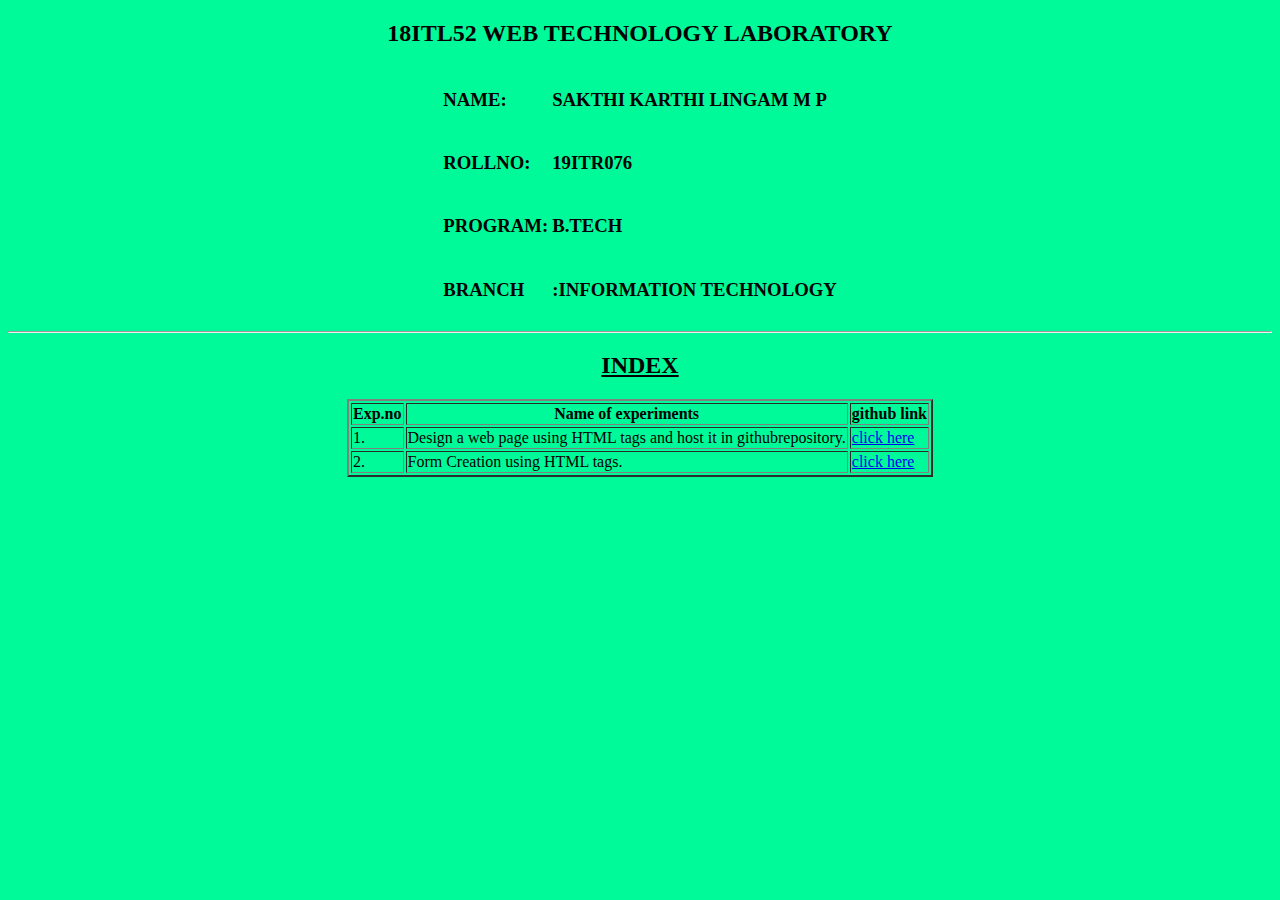
<file: INDEX.html>
<!DOCTYPE html>
<html>


<body style=background-color:MediumSpringGreen >
    
   
    <h2 style="text-align: center;" > 18ITL52 WEB TECHNOLOGY LABORATORY</h2>
<table align="center">
<tr>
   <td><h3>NAME:</h3></td><td><h3> SAKTHI KARTHI LINGAM M P</h3></td>
</tr>
<tr>
   <td><h3>ROLLNO:</h3></td><td><h3>19ITR076</h3></td>
</tr>
<tr>
   <td><h3>PROGRAM:</h3></td><td><h3>B.TECH</h3></td>
</tr>
<tr>
   <td><h3>BRANCH</h3></td><td><h3>:INFORMATION TECHNOLOGY</h3></td>
</tr>
</table>
   <hr>
  
   <u><h2 style="text-align: center;">INDEX</h2></u>
   
   
    <table border="2" align="center">
        <tr>
            <th> Exp.no</th>
            <th> Name  of experiments</th>
            <th> github link</th>

        </tr>
        <tr>
            <td>1.</td>
            <td> Design a web page using HTML tags and host it in githubrepository.</td>
            <td> <a href="https://sakthi-kl.github.io/WEB-TECHNOLOGY/EXP-1.htm"target="blank"> click here </a></td>
        </tr>
       <tr>
	       <td>2.</td>
	       <td> Form Creation using HTML tags.</td>
            <td> <a href="https://sakthi-kl.github.io/WEB-TECHNOLOGY/EXP2_FORM_CREATION.html"target="blank"> click here </a></td>
        </tr>
    </table>
</body>
</html>
</file>
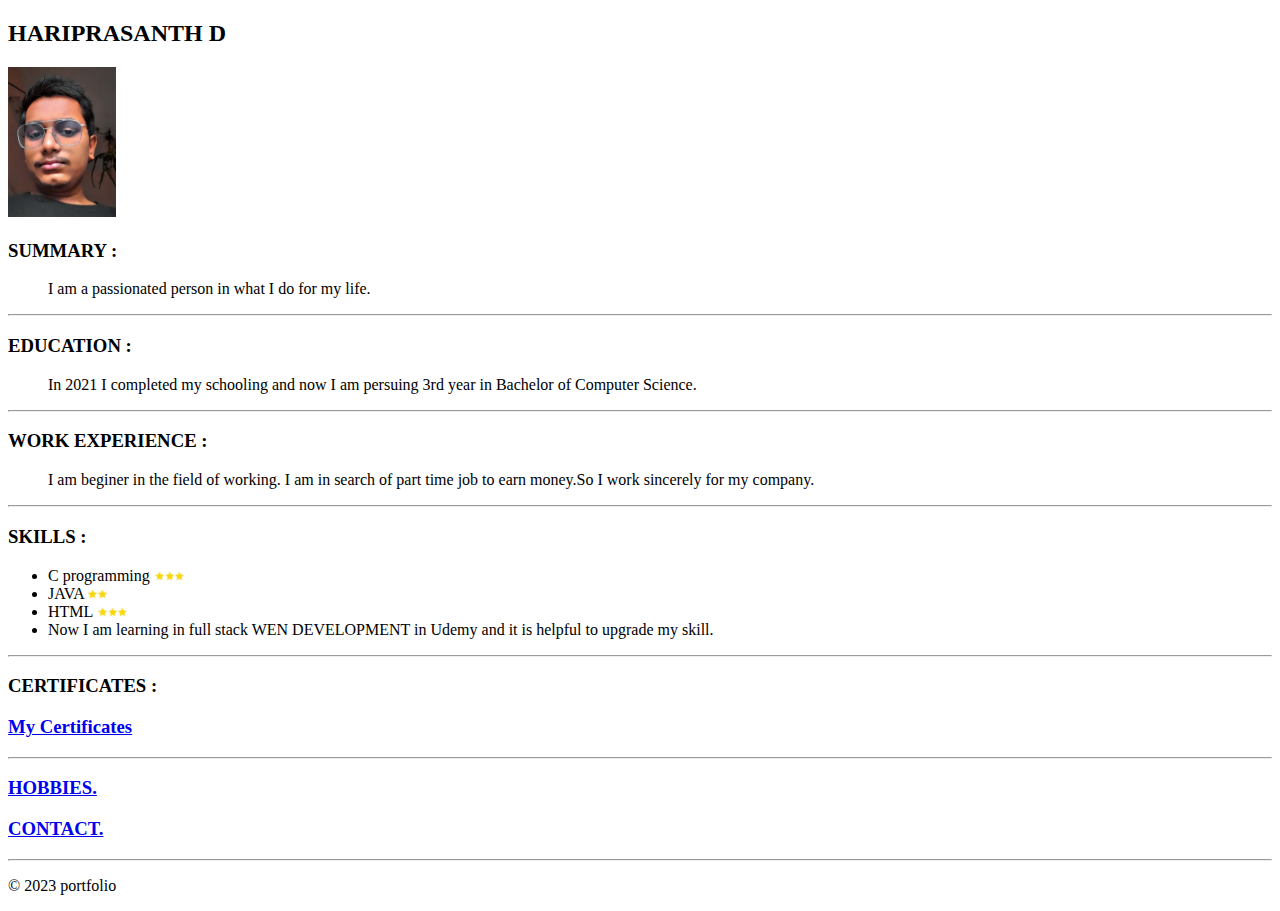
<file: index.html>
<!DOCTYPE html>
<html>
    <head>
        <title>My Resume</title>
    </head>
    <body>
        <h2>HARIPRASANTH D</h2>
        <img src="./image/Snapchat-1910464928 (2).jpg" height="150" length="150"/>
        <h3>SUMMARY :</h3>
        <ul>I am a passionated person in what I do for my life.</ul>
        <hr>
        <h3>EDUCATION :</h3>
        <ol>In 2021 I completed my schooling and now I am persuing 3rd year in Bachelor of Computer Science.</ol>
        <hr>
        <h3>WORK EXPERIENCE :</h3>
        <OL>I am beginer in the field of working. I am in search of part time job to earn money.So I work sincerely for my company. </OL>
        <hr>
        <h3>SKILLS :</h3>
        <ul>
            <li>C programming <img src="./image/download (2).jpg" height="10" length="10"/></li>
            <li>JAVA <img src="./image/download (3).jpg"height="10" length="10"/></li>
            <li>HTML <img src="./image/download (2).jpg"height="10" length="10"/></li>
            <li>Now I am learning in full stack WEN DEVELOPMENT in Udemy and it is helpful to upgrade my skill.</li>
        </ul>
        <hr>
        <h3>CERTIFICATES :</h3>
        <a href="./certificates/certificate.html"><h3>My Certificates</h3></a>
        <hr>
       <h3> <a href="./personal/Screenshot (83).png">HOBBIES. </a> </h3>
       <h3><a href="./personal/Screenshot (84).png">CONTACT.</a></h3>
       <hr>
       <footer>
            <p>© 2023 portfolio<p>
       </footer>
    </body>
</html>
</file>
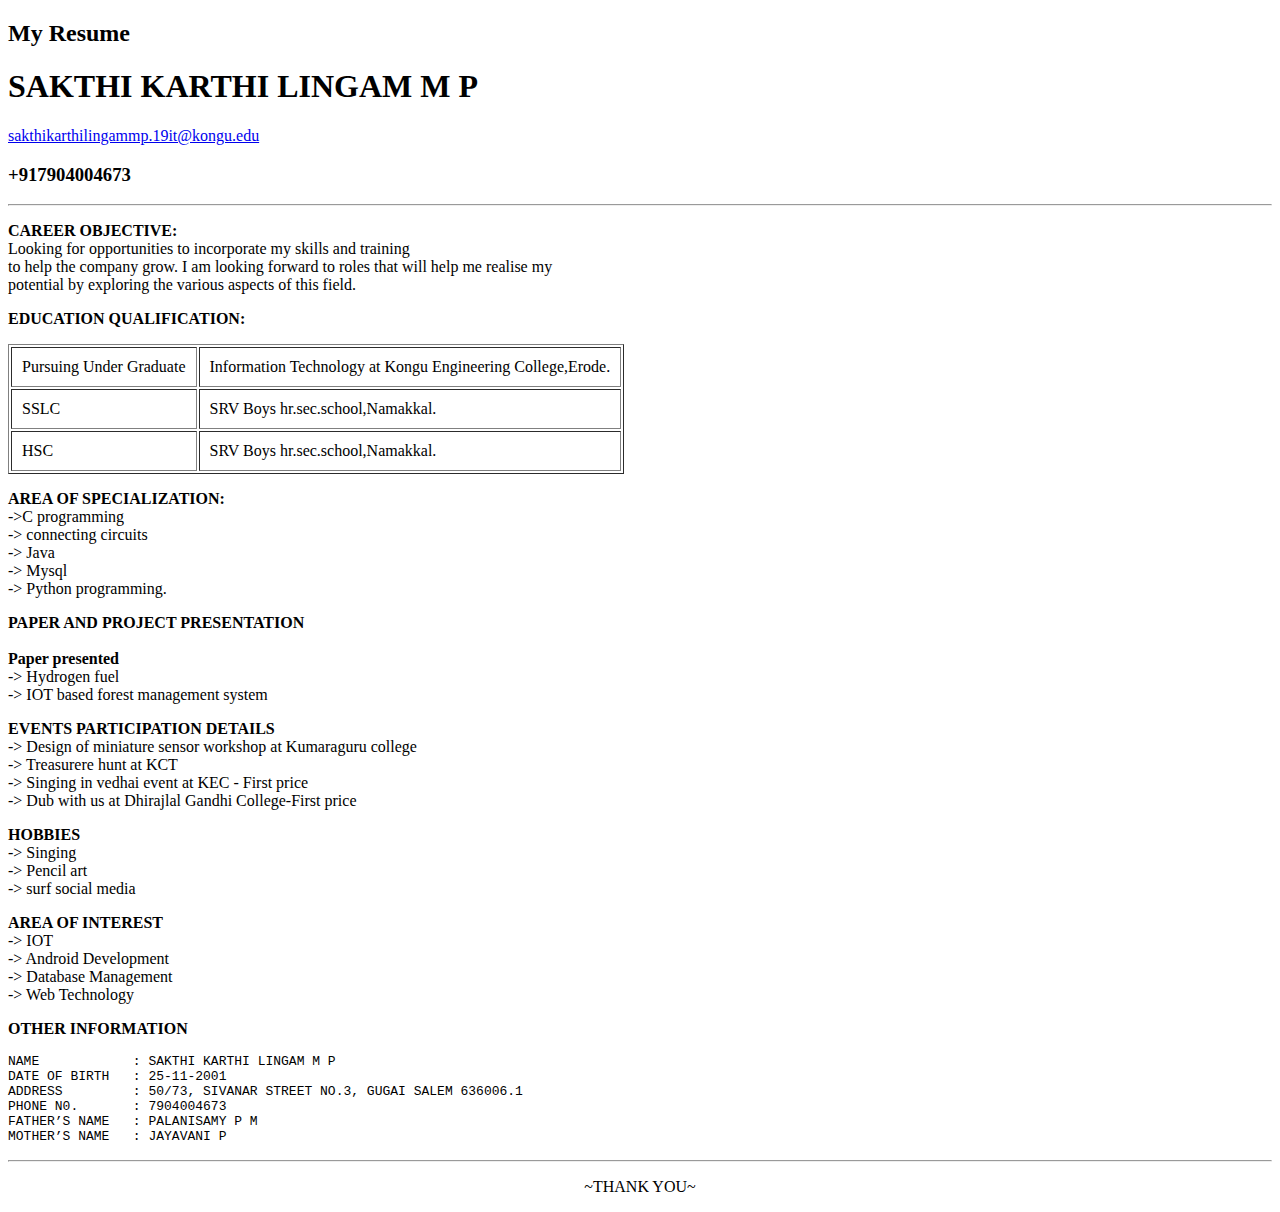
<file: EXP-1.htm>
<!DOCTYPE html>
<html>
<body>


<h2>My Resume </h2>

<h1> SAKTHI KARTHI LINGAM M P</h1>
<a href = "mailto:sakthikarthilingammp.19it@kongu.edu">sakthikarthilingammp.19it@kongu.edu </a>
<h3>+917904004673</h3>
<hr>

<p><b>CAREER OBJECTIVE:</b><br>Looking for opportunities to incorporate my skills and training </br>
to help the company grow. I am looking forward to roles that will help me realise my </br>
potential by exploring the various aspects of this field.</p>
<p><b>EDUCATION QUALIFICATION:</b></p>

<table border="1"cellpadding="10">
<tr>
<td>Pursuing Under Graduate</td>
<td>Information Technology at Kongu Engineering College,Erode.</td>
</tr>
<tr>
<td>SSLC</td>
<td>SRV Boys hr.sec.school,Namakkal.</td>
</tr>
<tr>
<td>HSC</td>
<td>SRV Boys hr.sec.school,Namakkal.</td>
</tr>
</table>
<p><b>AREA OF SPECIALIZATION:</b><br>->C programming </br>-> connecting circuits </br>-> Java</br>-> Mysql</br>-> Python programming.
</p>
<p><b>PAPER AND PROJECT PRESENTATION</b><br><br> <b>Paper presented</b>
<br>-> Hydrogen fuel<br>-> IOT based forest management system</p>
<p><b>EVENTS PARTICIPATION DETAILS</b><br>-> Design of miniature sensor workshop at Kumaraguru college<br>-> Treasurere hunt at KCT<br>-> Singing in vedhai event at KEC - First price<br>-> Dub with us at Dhirajlal Gandhi College-First price 
</p>
<p><b>HOBBIES</b><br>-> Singing</br>-> Pencil art</br>-> surf social media
</p>
<p><b>AREA OF INTEREST</b><br>-> IOT</br>-> Android Development</br>-> Database Management</br>-> Web Technology</p>
<p><b>OTHER INFORMATION</b><br>
<pre>
NAME		: SAKTHI KARTHI LINGAM M P 
DATE OF BIRTH	: 25-11-2001 
ADDRESS		: 50/73, SIVANAR STREET NO.3, GUGAI SALEM 636006.1
PHONE N0.	: 7904004673
FATHER’S NAME	: PALANISAMY P M 
MOTHER’S NAME 	: JAYAVANI P
</pre>
</p>
<hr>
<p style=text-align:center>~THANK YOU~</p> 
</body>
</html>
</file>
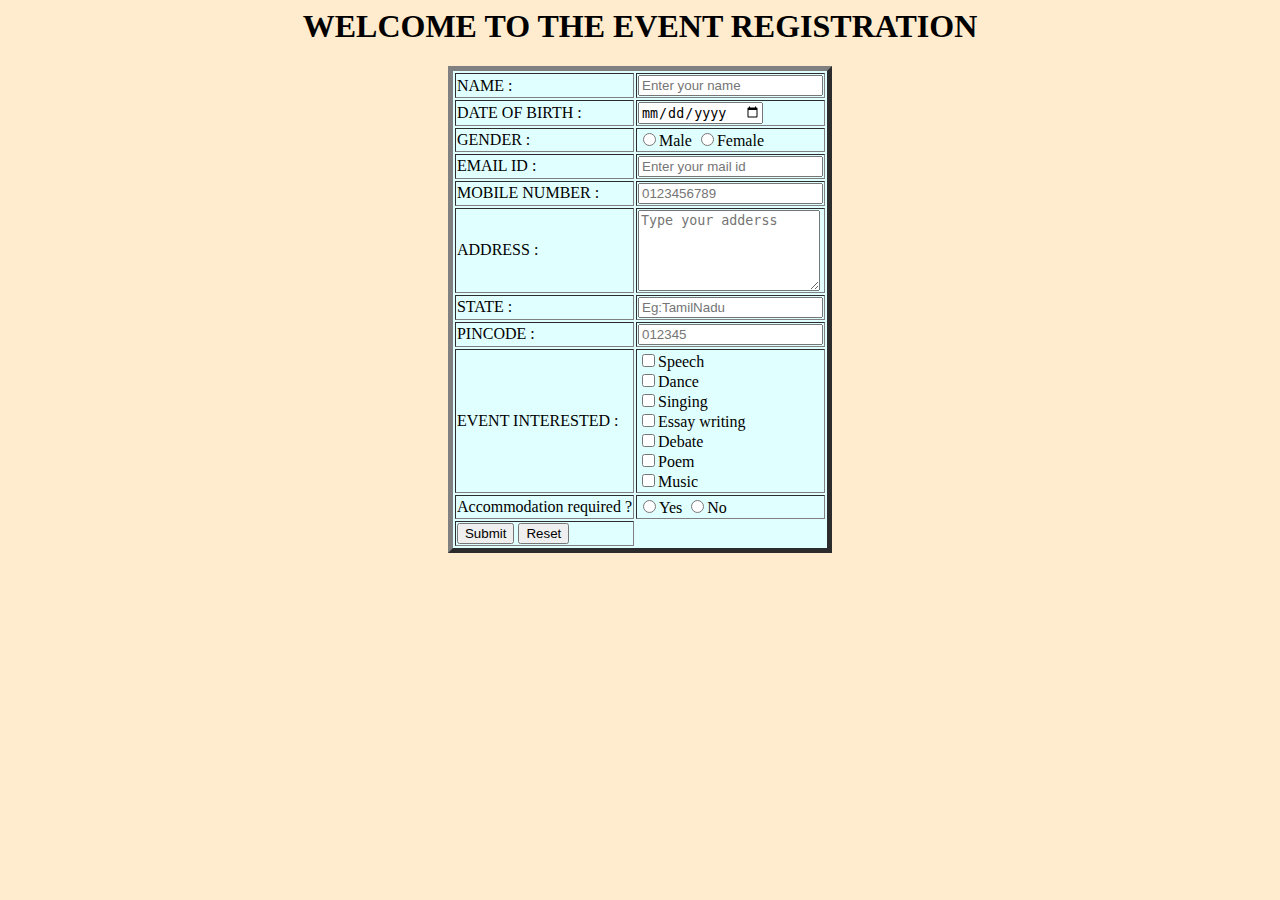
<file: EXP2_FORM_CREATION.html>
<html>
<head>
<title>Participant details</title>
</head>
<body style=background-color:BlanchedAlmond>
<h1 style=text-align:center>WELCOME TO THE EVENT REGISTRATION</h1>
<form>
<table border="5" style=background-color:LightCyan    align="center">
<tr>
<td> NAME : </td>
<td><input type="text" placeholder="Enter your name"  name="participants" pattern="[A-Za-z]{*}" required ></td>
</tr>
<tr>
<td> DATE OF BIRTH : </td>
<td><input type="date" placeholder="dd/mm/yyyy"required></td>
</tr>
<tr>
<td> GENDER :</td>
<td>
<input type="radio" name="gender">Male
<input type="radio" name="gender">Female
</tr>
<tr>
<td> EMAIL ID :</td>
<td><input type="email" placeholder="Enter your mail id"required></td>
</tr>
<tr>
<td> MOBILE NUMBER :</td>
<td><input type="text" placeholder="0123456789" pattern ="[0-9]{10}"required></td>
</tr>
<tr>
<td> ADDRESS :</td>
<td><textarea rows="5" col="15" placeholder="Type your adderss"required></textarea></td>
</tr>
<tr>
<td>STATE :</td>
<td><input type="text" placeholder="Eg:TamilNadu"required></td>
</tr>
<tr>
<td> PINCODE :</td>
<td> <input type="text" placeholder="012345" pattern ="[0-9]{6}"required></td>
</tr>
<tr>
<td>EVENT INTERESTED :</td>
<td>
<input type="checkbox" name="events">Speech<br>
<input type="checkbox" name="events">Dance<br>
<input type="checkbox" name="events">Singing<br>
<input type="checkbox" name="events">Essay writing<br>
<input type="checkbox" name="events">Debate<br>
<input type="checkbox" name="events">Poem<br>
<input type="checkbox" name="events">Music<br>
</td>
</tr>
<tr>
<td>Accommodation required ?</td>
<td>
<input type="radio" name="accommodation">Yes
<input type="radio" name="accommodation">No
</td>
</tr>
<tr>
<td>
<input type="submit" value="Submit">
<input type="reset" value="Reset">
</td>
</tr>
</table>
</form>
</body>
</html>
</file>
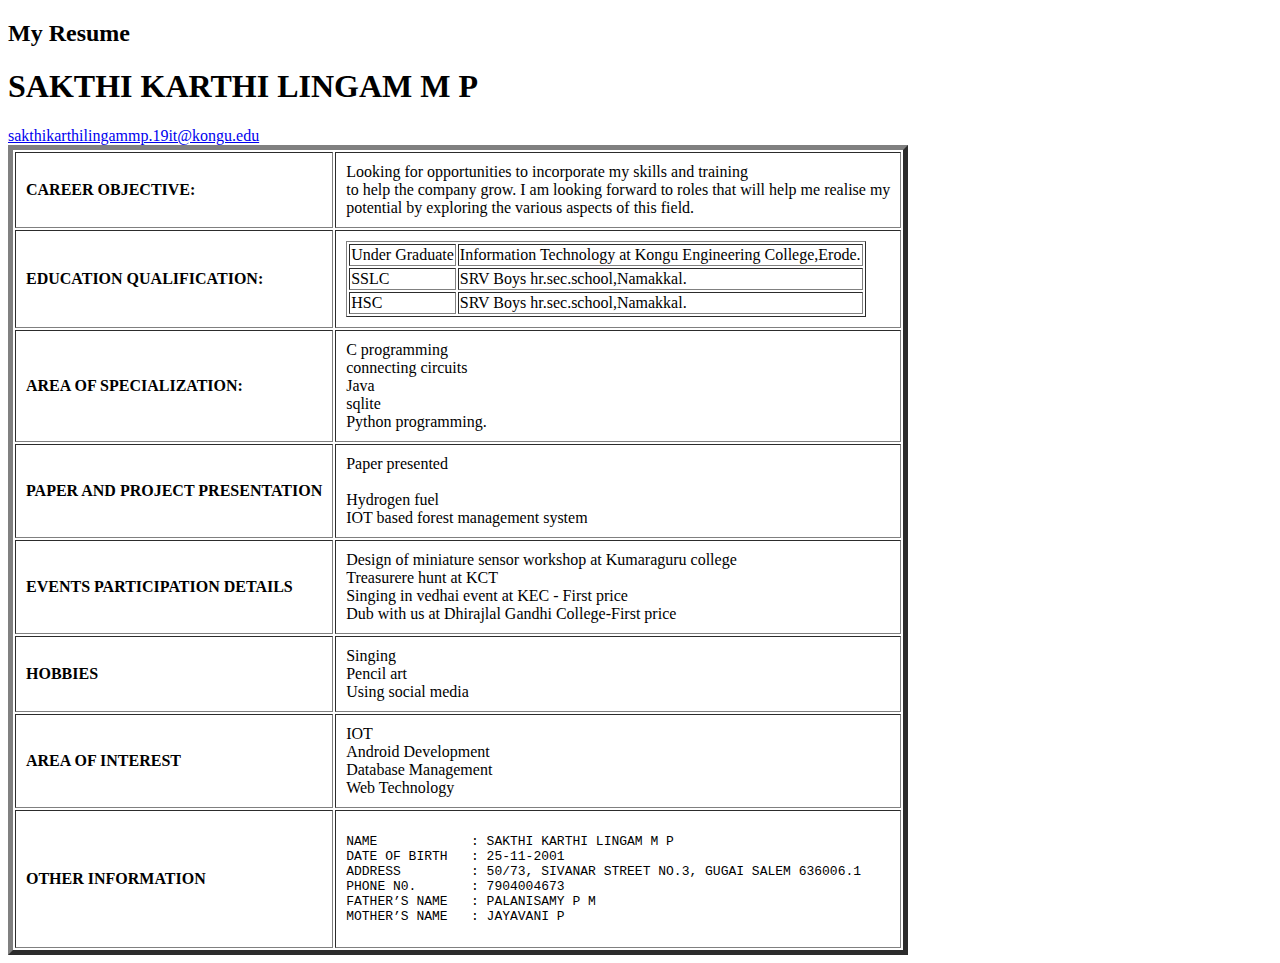
<file: EXPERIMENT 1.htm>
<!DOCTYPE html>
<html>
<body>


<h2>My Resume </h2>

<h1> SAKTHI KARTHI LINGAM M P</h1>
<a href = "mailto:sakthikarthilingammp.19it@kongu.edu">sakthikarthilingammp.19it@kongu.edu </a>
<table  border ="5" cellpadding="10">
<tr>
<td><b>CAREER OBJECTIVE:</b></td> <td>Looking for opportunities to incorporate my skills and training </br>
to help the company grow. I am looking forward to roles that will help me realise my </br>
potential by exploring the various aspects of this field.</td>
</tr>
<tr>
<td><b>EDUCATION QUALIFICATION:</b> </td>
<td>
<table border="1">
<tr>
<td>Under Graduate</td>
<td>Information Technology at Kongu Engineering College,Erode.</td>
</tr>
<tr>
<td>SSLC</td>
<td>SRV Boys hr.sec.school,Namakkal.</td>
</tr>
<tr>
<td>HSC</td>
<td>SRV Boys hr.sec.school,Namakkal.</td>
</tr>
</table>
</td>
<tr><td><b>AREA OF SPECIALIZATION:</b></td><td>  C programming </br> connecting circuits </br>Java</br>sqlite</br>Python programming.</td>
</tr>
<tr><td><b>PAPER AND PROJECT PRESENTATION</b> </td><td>Paper presented<br>
<br>Hydrogen fuel<br>IOT based forest management system</td>
</tr>
<tr><td><b>EVENTS PARTICIPATION DETAILS</b></td><td>Design of miniature sensor workshop at Kumaraguru college<br> Treasurere hunt at KCT<br> Singing in vedhai event at KEC - First price<br> Dub with us at Dhirajlal Gandhi College-First price </td>
</tr>
<tr><td><b>HOBBIES</b></td><td>Singing</br>Pencil art</br>Using social media</td>
</tr>
<tr><td><b>AREA OF INTEREST</b></td><td>IOT</br>Android Development</br>Database Management</br>Web Technology</td>
<tr><td><b>OTHER INFORMATION</b></td>
<td><pre>
NAME		: SAKTHI KARTHI LINGAM M P 
DATE OF BIRTH	: 25-11-2001 
ADDRESS		: 50/73, SIVANAR STREET NO.3, GUGAI SALEM 636006.1
PHONE N0.	: 7904004673
FATHER’S NAME	: PALANISAMY P M 
MOTHER’S NAME 	: JAYAVANI P
</pre>
</td>
</tr>
</table>


</body>
</html>
</file>
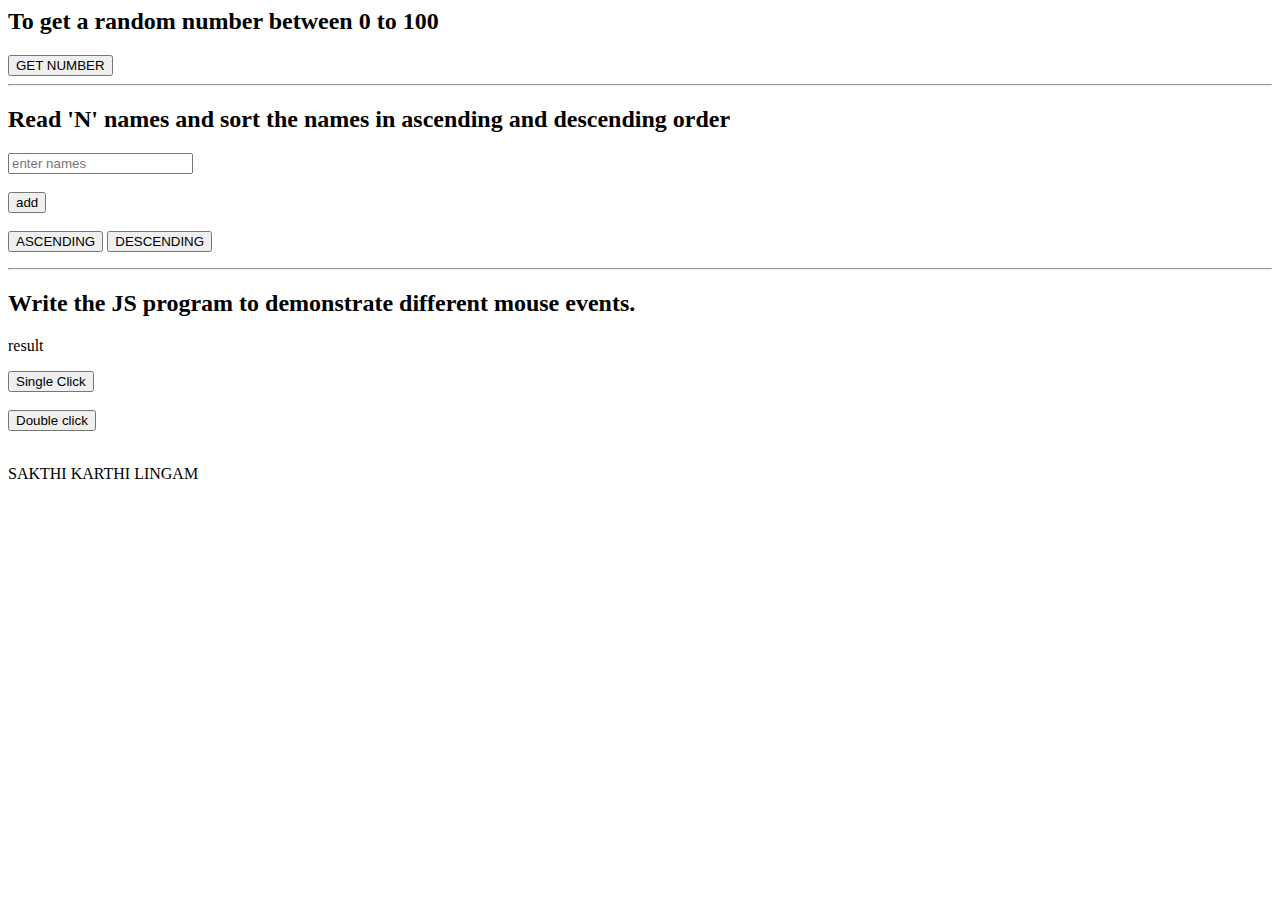
<file: t_js.html>
<html>
<body>
<h2>To get a random number between 0 to 100</h2>
<div>
<p id="number"></p>

<button  onclick="random();">GET NUMBER</button>
</div>
<hr>
<div>
<h2>Read 'N' names and sort the names in ascending and descending order</h2>
<p id="p" ></p>
<p id="p1" ></p>
<p id="p2" </p>
<input type="text" id="t1" placeholder="enter names">
<br><br>
<button  onclick="add()">add</button><br><br>
<button  onclick="ascending();">ASCENDING</button>
<button  onclick="descending();">DESCENDING</button>
</div>
<hr>
<h2 > Write the JS program to demonstrate different mouse events.</h2>
<p id="l" >result</p>
<button id="btn1" >Single Click</button><br><br>
<button id="btn2" >Double click</button><br><br>
<p id="l2" > SAKTHI KARTHI LINGAM </p>


</body>
<script>
function random()
{
	document.getElementById("number").innerHTML = Math.floor(Math.random() * 100);
}

var a=[]
function add(){
	var push=document.getElementById("t1").value;
	a.push(push);

	var element="";
	for(i=0;i<a.length;i++){
		element=element+a[i] + "<br/>" ;
	}
	document.getElementById('p').innerHTML=element;

}
function ascending()
{
	document.getElementById("p1").innerHTML = a.sort();
}
function descending()
{
	document.getElementById("p2").innerHTML = a.reverse();
}

let single =document.getElementById('btn1');
let double =document.getElementById('btn2');
btn1.onclick=function(){
document.getElementById('l').innerHTML= "Single click";
}
btn2.ondblclick=function(){
document.getElementById('l').innerHTML= "Double click";
}
l2.onmouseover=function(){
document.getElementById('l').innerHTML= "Mouse Over";
}

l2.onmouseout=function(){
document.getElementById('l').innerHTML= "Mouse out";
}
</script>


</html>
</file>
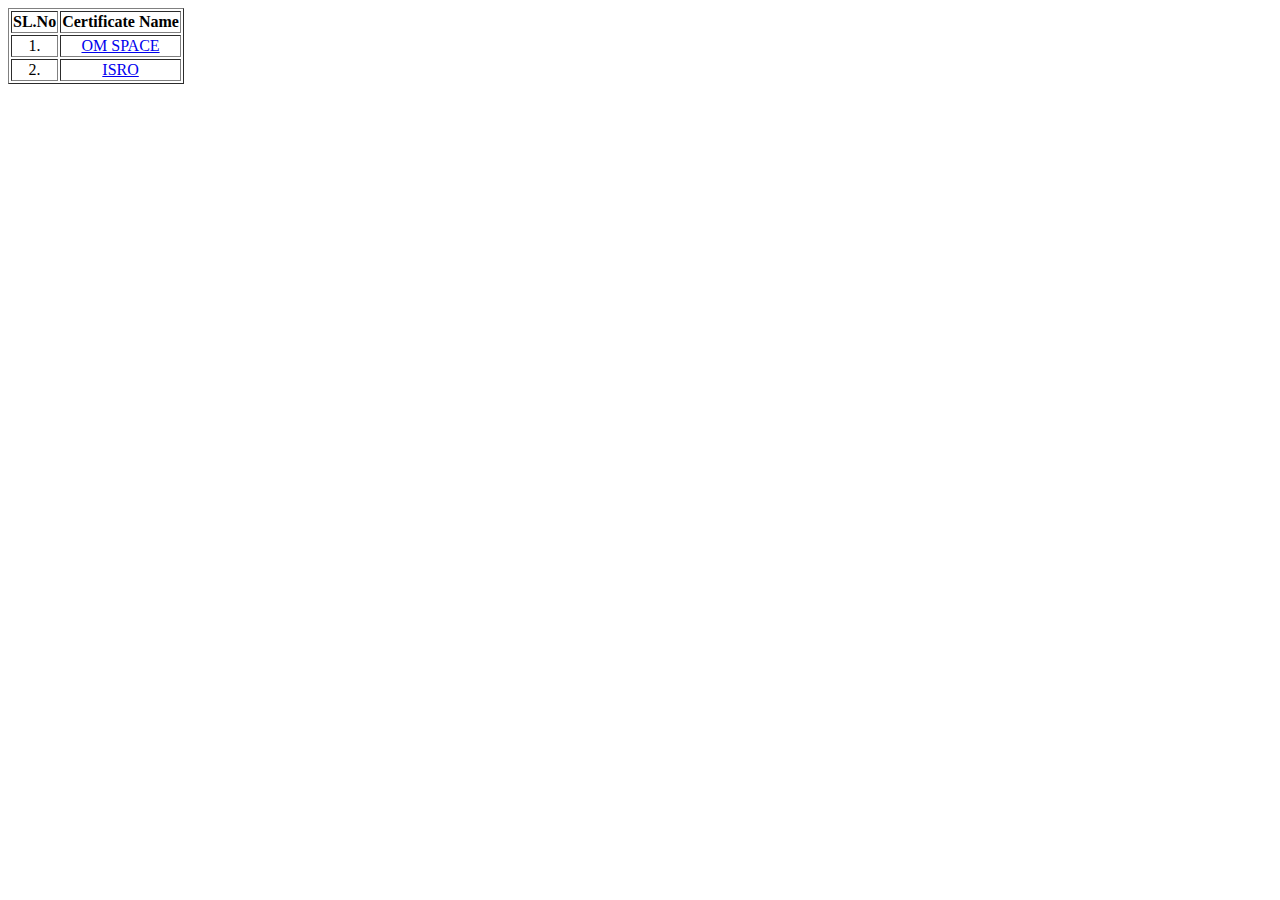
<file: certificates/certificate.html>
<!DOCTYPE html>
<html>
    <head>
        <title>CERTIFICATE</title>
    </head>
    <body style="text-align: center;">
        <table border="1">
            <tr>
                <th>SL.No</th>
                <th>Certificate Name</th>
            </tr>
            <tr>
                <td>1.</td>
                <td><a href="./om space/Screenshot (80).png">OM SPACE</a></td>
            </tr>
            <tr>
                <td>2.</td>
                <td><a href="./isro/Screenshot (85).png">ISRO</a></td>
            </tr>
        </table>
         <br>
    </body>
</html>
</file>
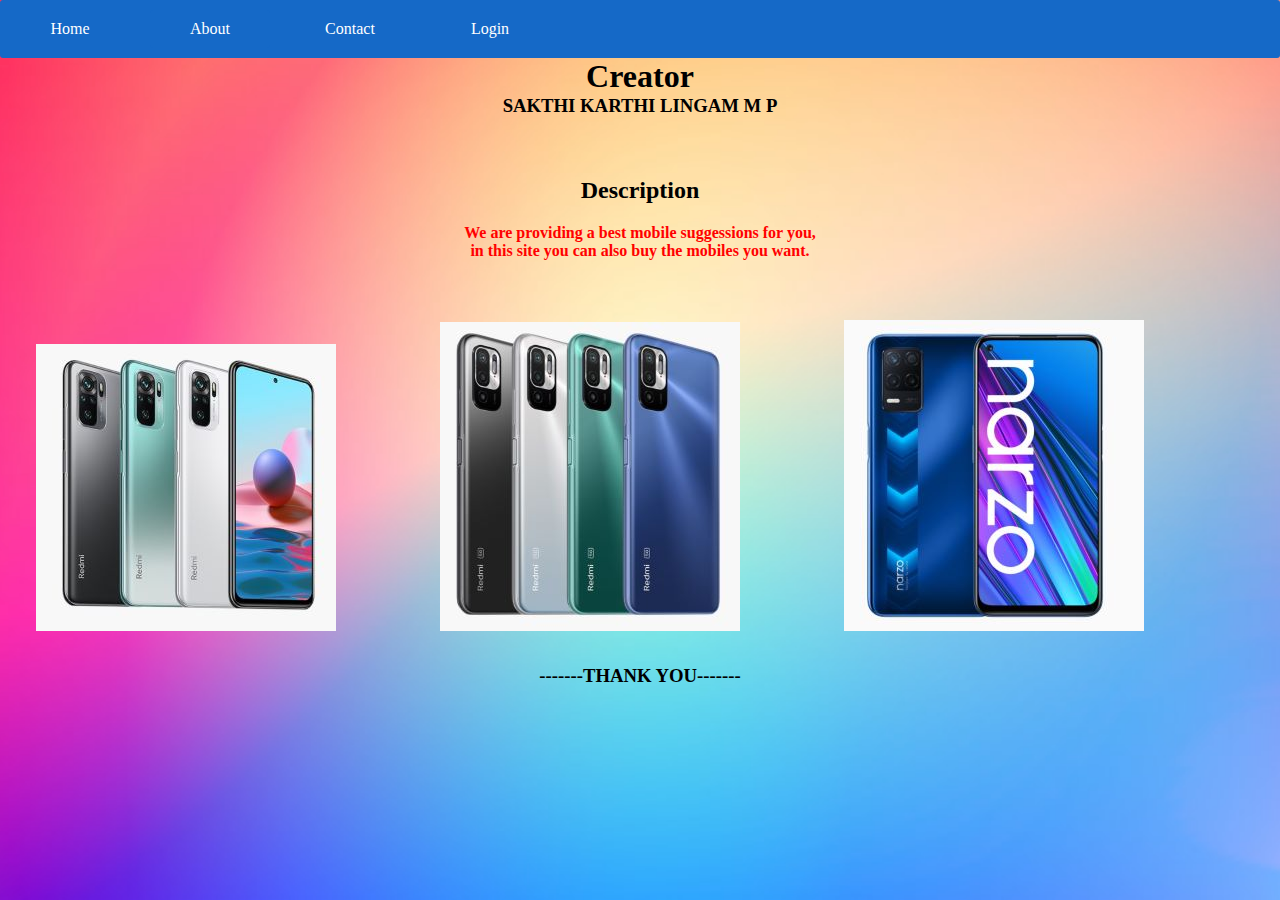
<file: Exp-3/about.html>
<html>
<head>
<title>webpage</title>
<link rel="stylesheet" href="style.css">
<link rel="stylesheet" href="https://fonts.googleapis.com/css?family=Sofia">
</head>
<body style=text-align:center;>
<div class="menu-bar">
<ul>
<li><a href="https://sakthi-kl.github.io/WEB-TECHNOLOGY/Exp-3/home.html">Home</a> </li>
<li class="active"><a href="https://sakthi-kl.github.io/WEB-TECHNOLOGY/Exp-3/about.html"target="_self">About</a></li>
<li><a href="https://sakthi-kl.github.io/WEB-TECHNOLOGY/Exp-3/contact.html">Contact</a></li>
<li><a href="https://sakthi-kl.github.io/WEB-TECHNOLOGY/Exp-3/login.html" >Login</a></li>
</ul>
</div>
<h1>Creator</h1>
<h3>SAKTHI KARTHI LINGAM M P</h3>
<h2 style="margin-top:60px">Description</h2>

<h4 style="color:red;margin-top:20px">We are providing a best mobile suggessions for you, <br>
in this  site you can also buy the mobiles you want.</h4>
<div style="margin-top:60px">

<img src="image/n10.jpg" alt="n10" style=margin-right:100px>
<img src="image/n10tg.jpg" alt="n10tg" style=margin-right:100px>
<img src="image/rn30.jpg" alt="n10tg" style=margin-right:100px>

</div>

<h3 style="margin-top:30px">-------THANK YOU-------<h3>
</body>
</head>
</file>
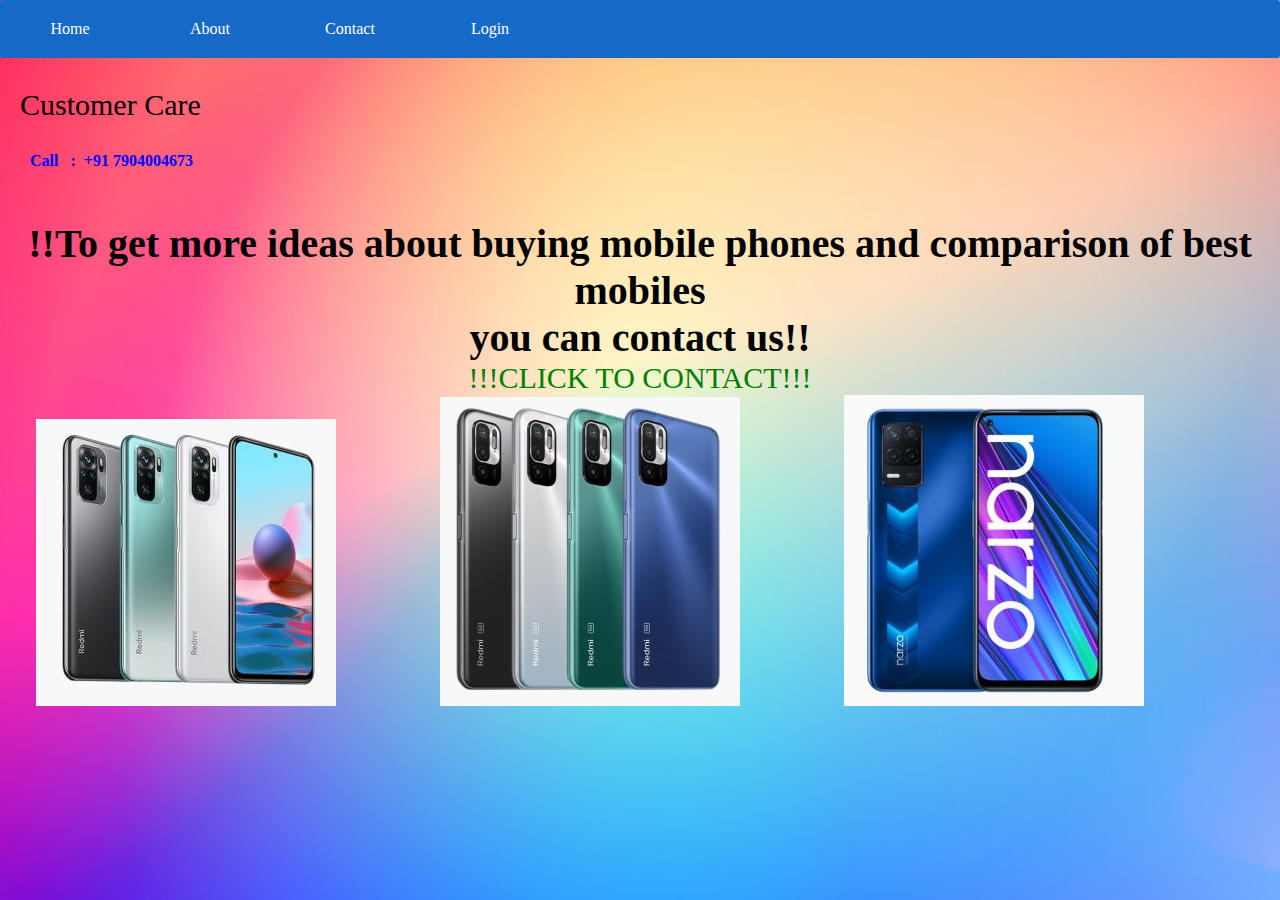
<file: Exp-3/contact.html>
<html>
<head>
<title>webpage</title>
<link rel="stylesheet" href="style.css">
<link rel="stylesheet" href="https://fonts.googleapis.com/css?family=Sofia">
</head>
<body align="left" >
<div class="menu-bar">
<ul>
<li><a href="#">Home</a> </li>
<li><a href="#">About</a></li>
<li class="active"><a href="#" target="_self">Contact</a></li>
<li><a href="#">Login</a></li>
</ul>
</div>

<p style="margin-top:30px;margin-left:20px;font-size:1.875em">Customer Care</p>
<p><h4 style="margin-top:30px;margin-left:30px;color:blue"> Call &nbsp; :&nbsp;&nbsp;+91 7904004673 </h4></p>
<div style="text-align:center;">
<p style="font-size:2.5em;font-weight:bold;margin-top:50px">!!To get more ideas about buying mobile phones and comparison of best mobiles <br> you can contact us!!</p>
<a href="mailto:sakthikarthilingammp.19it@kongu.edu" target="_self" style="text-decoration:none;color:green;font-size:1.875em;">!!!CLICK TO CONTACT!!!<a><br>

<img src="image/n10.jpg" alt="n10" style=margin-right:100px>
<img src="image/n10tg.jpg" alt="n10tg" style=margin-right:100px>
<img src="image/rn30.jpg" alt="n10tg" style=margin-right:100px>

</div>
</body>
</html>
</file>
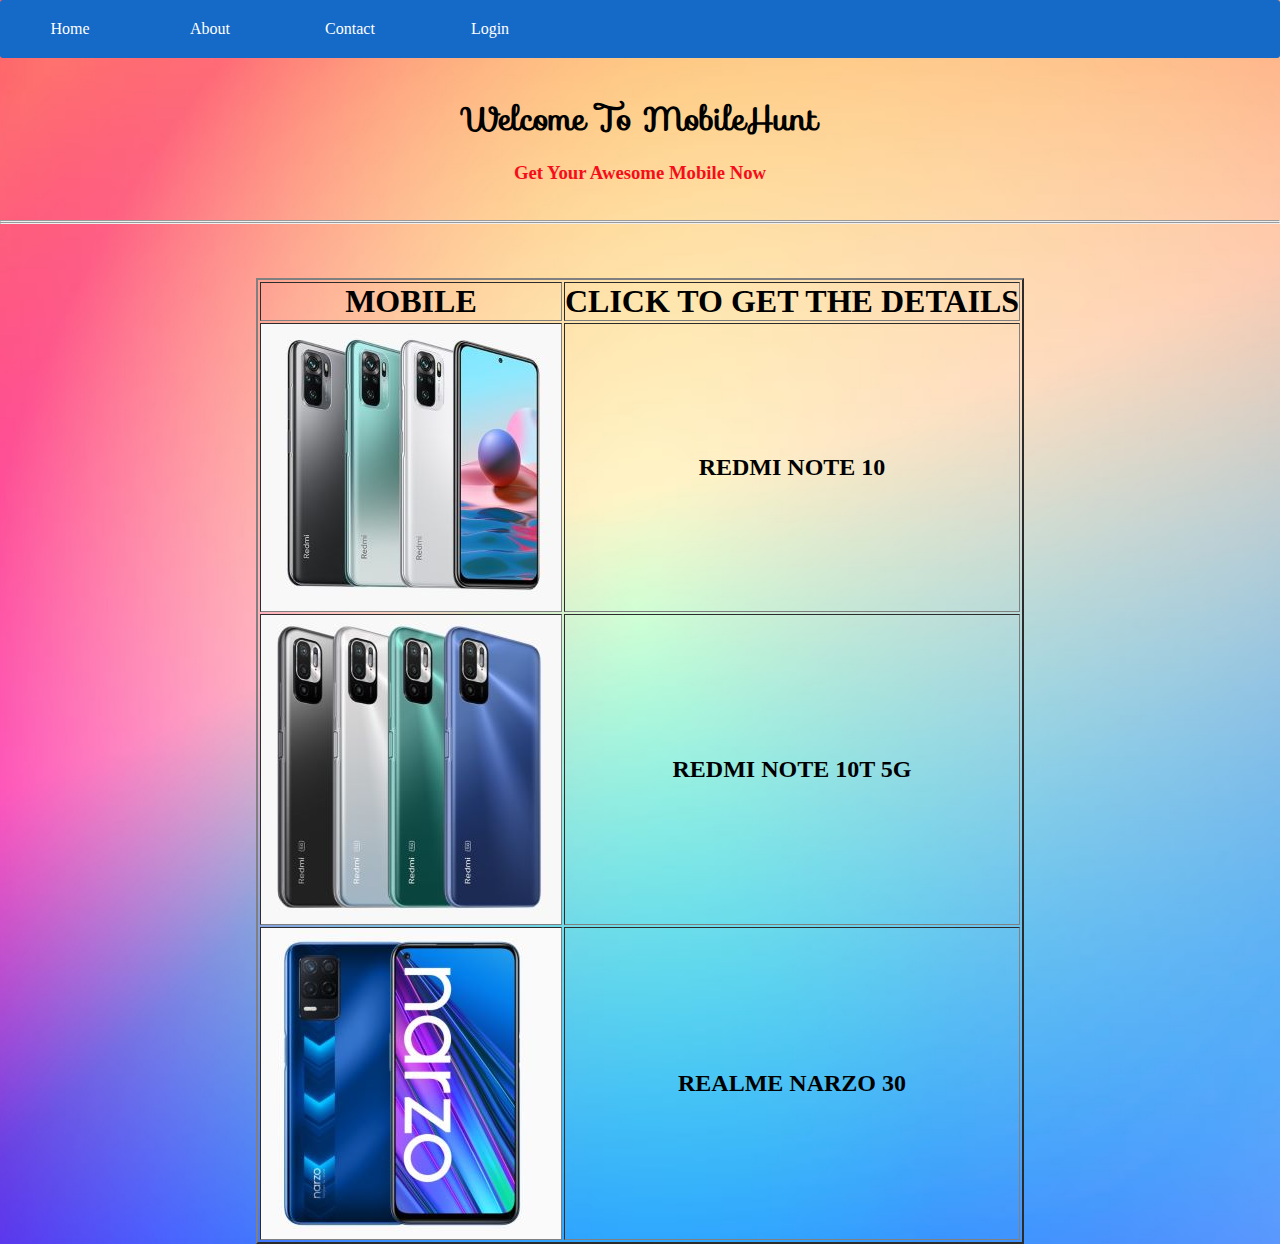
<file: Exp-3/home.html>
<html>
<head>
<title>webpage</title>
<link rel="stylesheet" href="style.css">
<link rel="stylesheet" href="https://fonts.googleapis.com/css?family=Sofia">
</head>
<body align="center" >
<div class="menu-bar">
<ul>
<li class="active"><a href="#"target="_self">Home</a> </li>
<li><a href="#">About</a></li>
<li><a href="#">Contact</a></li>
<li><a href="#">Login</a></li>
</ul>
</div>
<br>
<br>
<h1 style=font-family:Sofia,sans-serif;><b>Welcome To MobileHunt</b></h1>
<br>
<h3 style=color:#F70D1A;>Get Your Awesome Mobile Now</h3> 
<br>
<br>
<hr>
<hr>
<br>
<br>
<br>
<div align="center">
<table border="2"  cellpadding="10" style=text-align:center>
<tr>
<th><h1>MOBILE</h1></th>
<th><h1>CLICK TO GET THE DETAILS</h1></th>
</tr>
<tr>
<td><img src="image/n10.jpg" alt="n10"></td>
<td><a href="https://www.mi.com/in/redmi-note-10/specs" target="_self" style="text-decoration:none;color:black;"><h2>REDMI NOTE 10</h2></a></td>
</tr>
<tr>
<td><img src="image/n10tg.jpg" alt="n10tg"></td>
<td><a href="https://www.mi.com/in/product/redmi-note-10t-5g/specs" target="_self" style="text-decoration:none;color:black;"><h2>REDMI NOTE 10T 5G</h2></a></td>
</tr>
<tr>
<td><img src="image/rn30.jpg" alt="n10tg"></td>
<td><a href="https://www.realme.com/in/realme-narzo-30-5g/specs" target="_self" style="text-decoration:none;color:black;"><h2>REALME NARZO 30 </h2></a></td>
</tr>
</table>
</div>
</body>
</html>
</file>
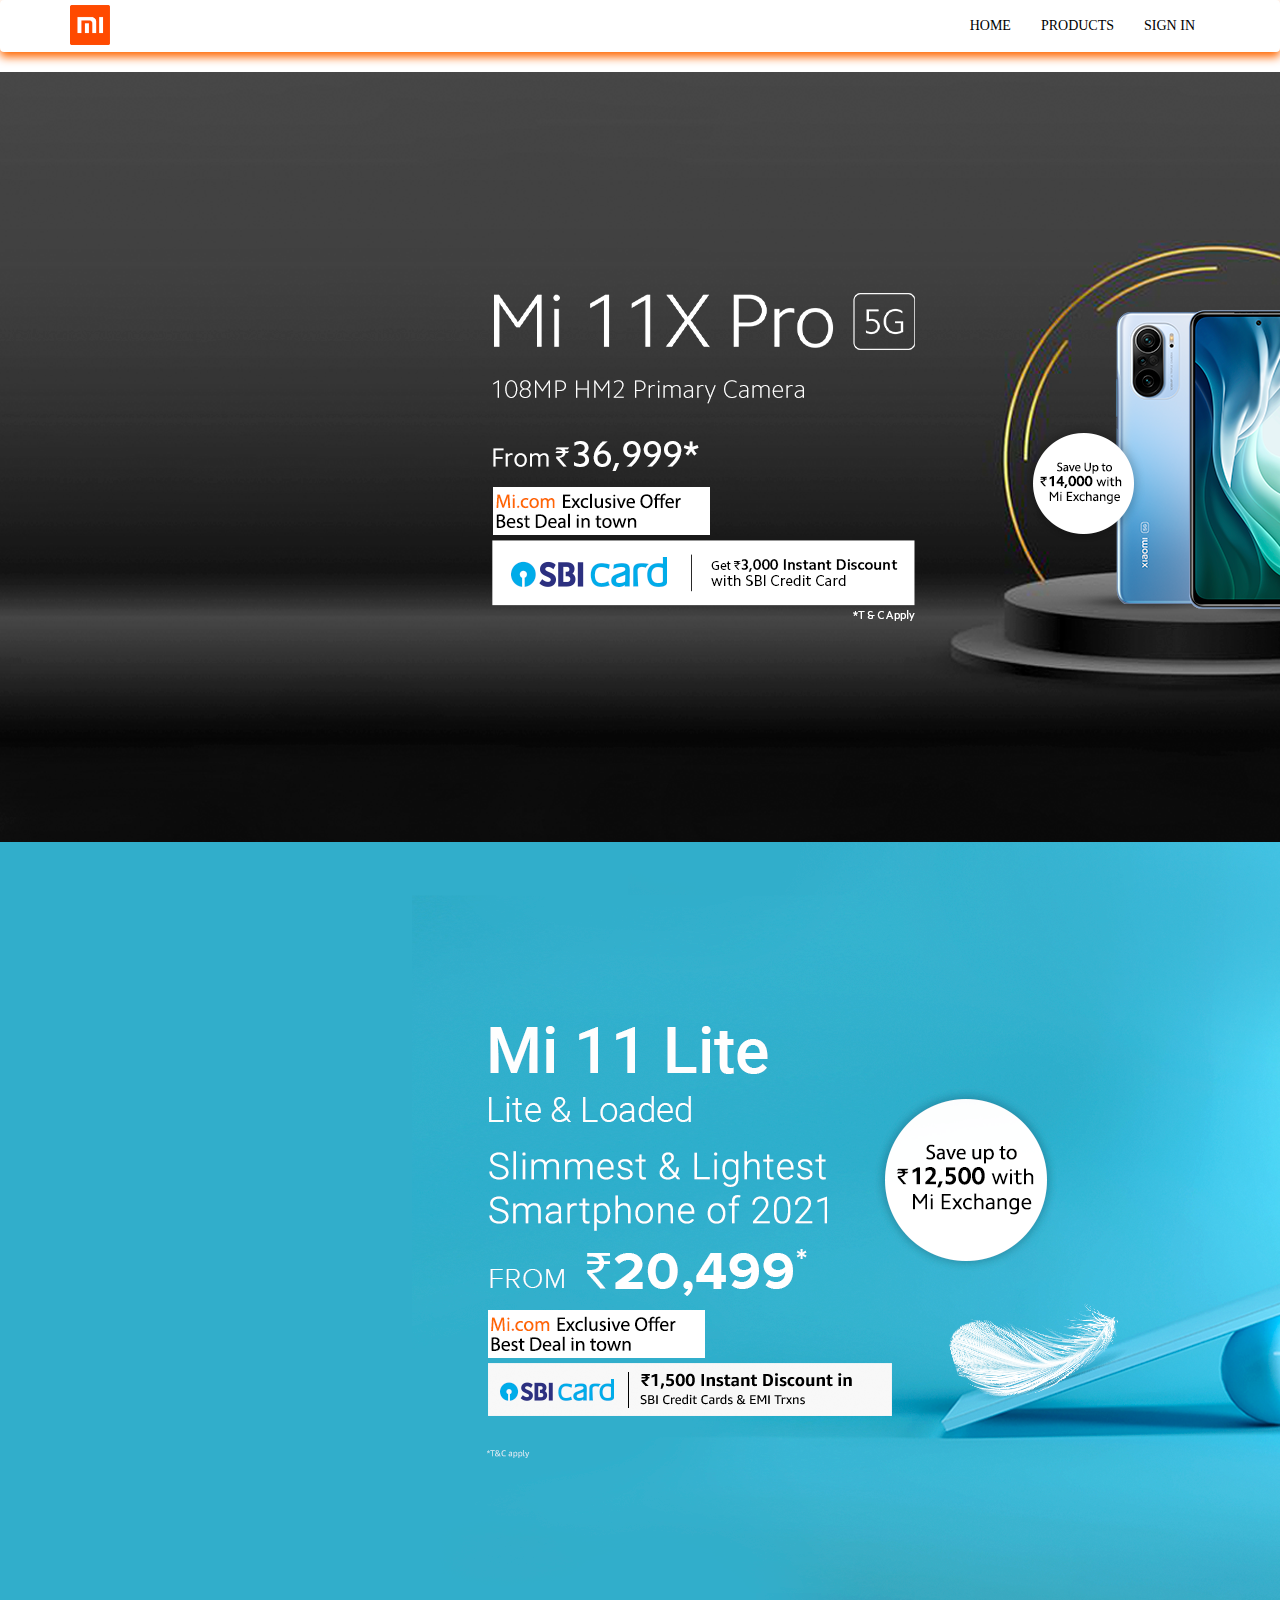
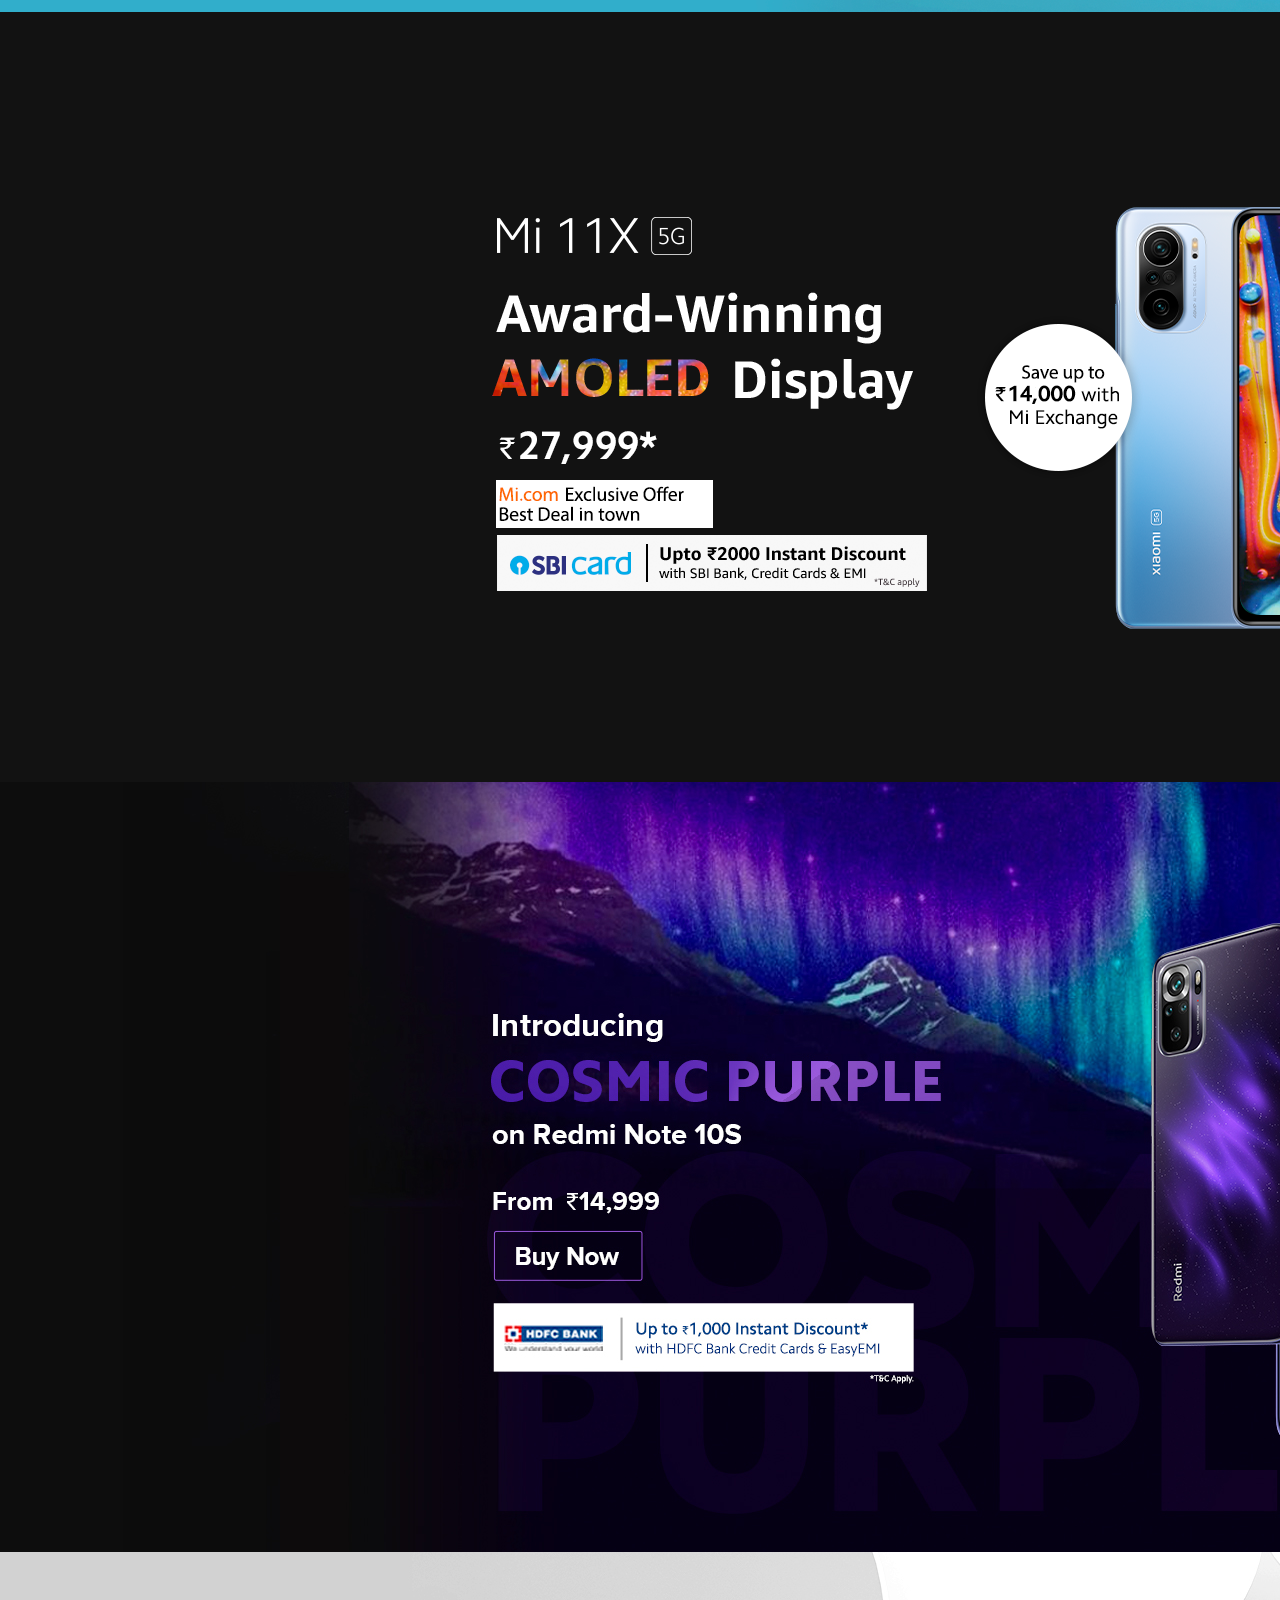
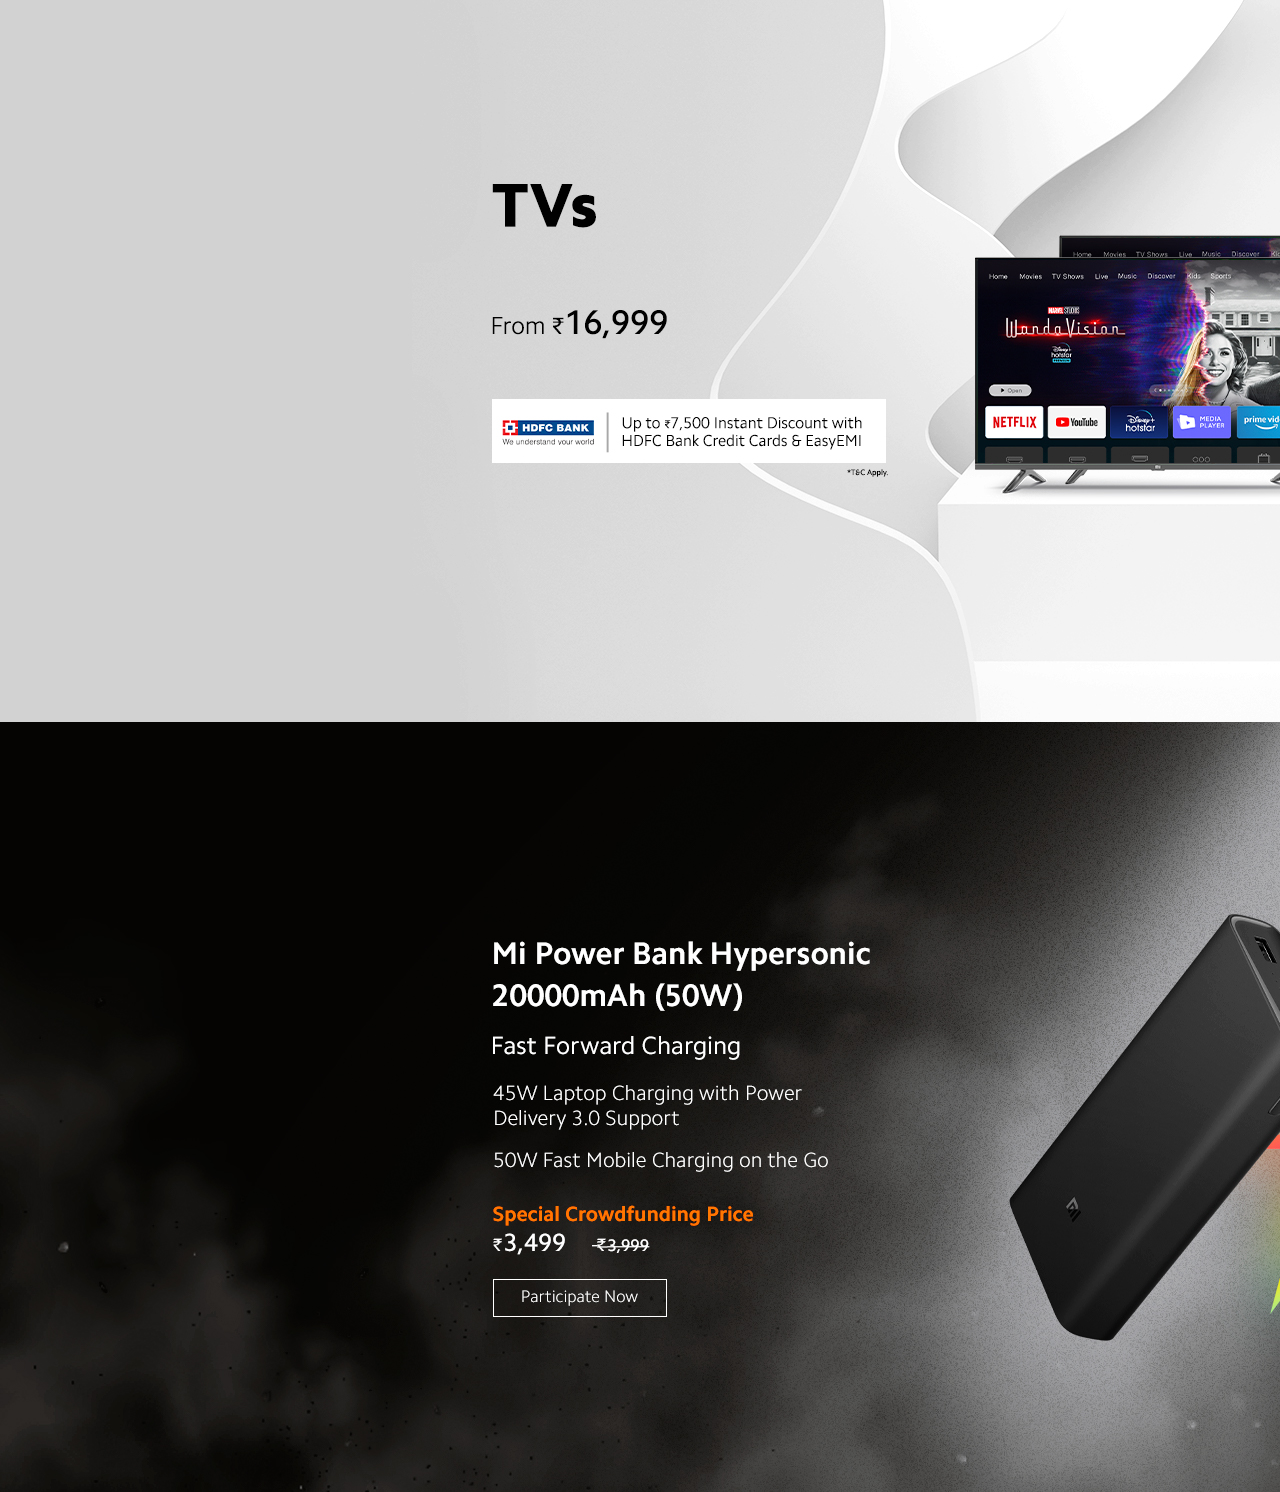
<file: exp-4/home.html>
<html>
<head>
<title>MI HOME</title>
<link rel="stylesheet" type="text/css" href="style.css">
<link rel="stylesheet" 
	 href="https://maxcdn.bootstrapcdn.com/bootstrap/3.4.1/css/bootstrap.min.css">
     <script 
	 src="https://ajax.googleapis.com/ajax/libs/jquery/3.5.1/jquery.min.js">
	 </script>
     <script 
	 src="https://maxcdn.bootstrapcdn.com/bootstrap/3.4.1/js/bootstrap.min.js">
	 </script>
</head>
<body>
	<header class="header">
	
	<nav class="navbar navbar-style">
	<div class="container">
	<div class="navbar-header">
	<button type="button" class="navbar-toggle" data-toggle="collapse" data-target="#mi">
	<span class="icon-bar"></span>
	<span class="icon-bar"></span>
	<span class="icon-bar"></span>
	</button>
	
	<a href=""><img class="logo" src="image/mi.png"></a>
	</div>
	<div class="collapse navbar-collapse" id="mi">
	<ul class="nav navbar-nav navbar-right">
	<li><a href="https://sakthi-kl.github.io/WEB-TECHNOLOGY/exp-4/home">Home</a></li>
	<li><a href="https://sakthi-kl.github.io/WEB-TECHNOLOGY/exp-4/products">Products</a></li>
	<li><a href="https://sakthi-kl.github.io/WEB-TECHNOLOGY/exp-4/signin">Sign In</a></li>
	</ul>  
	</div>
	</div>
	</nav>
	<div>
		<a href="https://www.mi.com/in/buy/product/mi-11x-pro">
		<img id="image" src="image/1.png" alt="1">
		</a>
	</div>
	<div>
		<a href="https://www.mi.com/in/buy/product/mi-11-lite">
		<img id="image" src="image/3.png" alt="3">
		</a>
	</div>
	<div>
		<a href="https://www.mi.com/in/buy/product/mi-11x">
		<img id="image" src="image/2.png" alt="2">
		</a>
	</div>
	<div>
		<a href="https://www.mi.com/in/buy/product/redmi-note-10s">
		<img id="image" src="image/4.jpg" alt="4">
		</a>
	</div>
	<div>
		<a href="https://www.mi.com/in/all-mi-tv">
		<img id="image" src="image/5.jpg" alt="5">
		</a>
	</div>
	<div>
		<a href="https://store.mi.com/in/crowdfunding/detail?id=53">
		<img id="image" src="image/6.jpg" alt="6">
		</a>
	</div>
	</header>

</body>
</html>
</file>
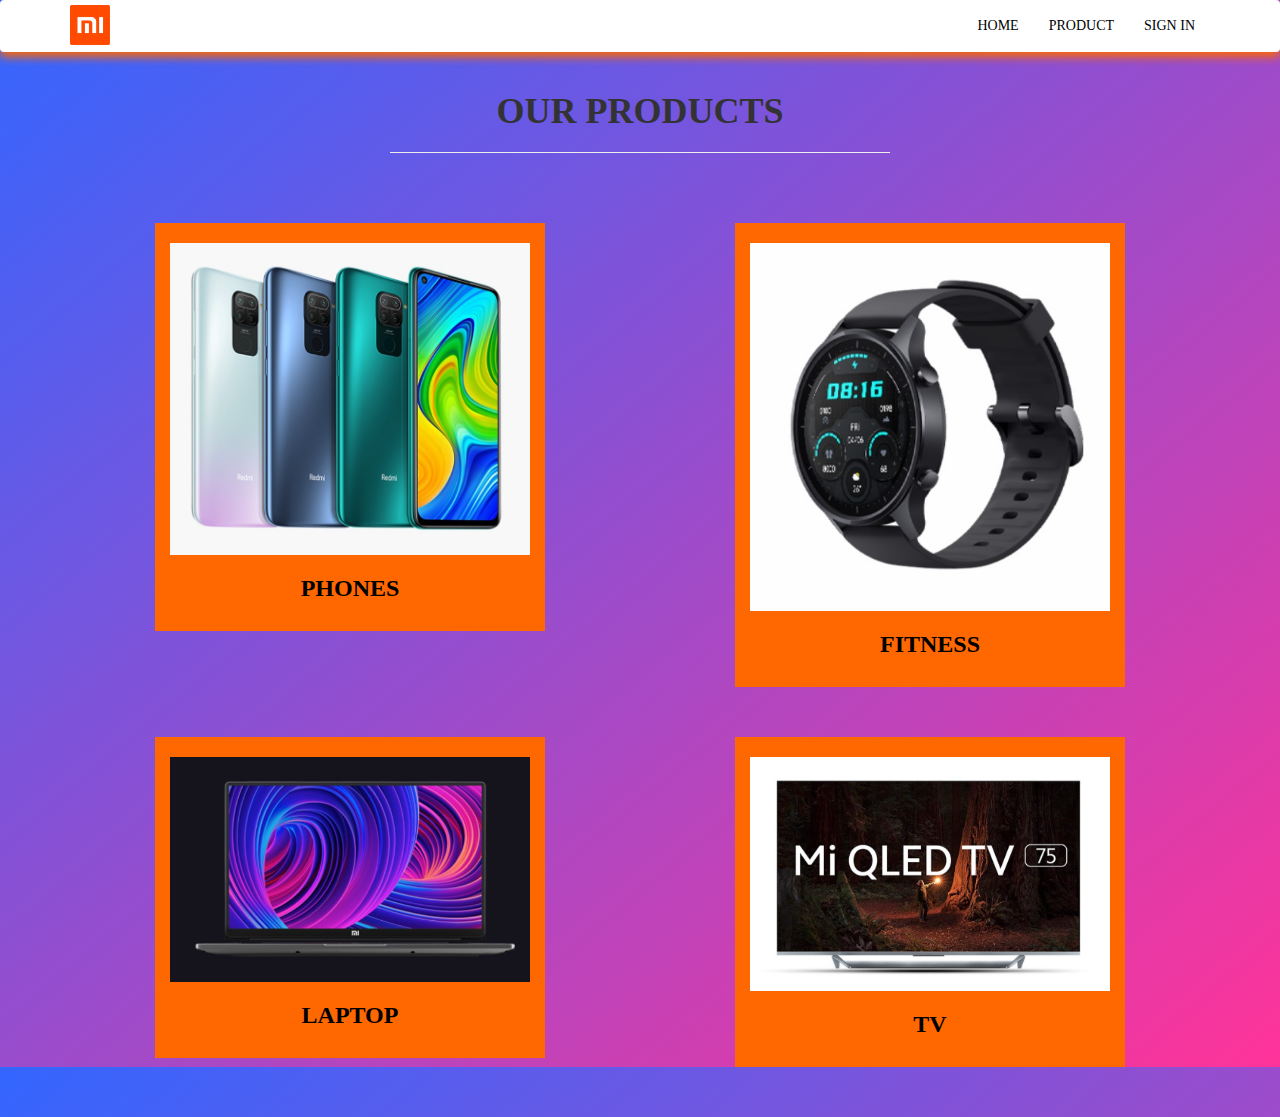
<file: exp-4/products.html>
<html>
<head>
<title>MI PRODUCT</title>
<link rel="stylesheet" type="text/css" href="style.css">
<link rel="stylesheet" 
	 href="https://maxcdn.bootstrapcdn.com/bootstrap/3.4.1/css/bootstrap.min.css">
     <script 
	 src="https://ajax.googleapis.com/ajax/libs/jquery/3.5.1/jquery.min.js">
	 </script>
     <script 
	 src="https://maxcdn.bootstrapcdn.com/bootstrap/3.4.1/js/bootstrap.min.js">
	 </script>
</head>
<body  class="text-center" style="background: linear-gradient(to bottom right, #3366ff 0%, #ff3399 100%);">
	<header class="header">
	
	<nav class="navbar navbar-style">
	<div class="container">
	<div class="navbar-header">
	<button type="button" class="navbar-toggle" data-toggle="collapse" data-target="#mi">
	<span class="icon-bar"></span>
	<span class="icon-bar"></span>
	<span class="icon-bar"></span>
	</button>
	
	<a href=""><img class="logo" src="image/mi.png"></a>
	</div>
	<div class="collapse navbar-collapse" id="mi">
	<ul class="nav navbar-nav navbar-right">
	<li><a href="#">Home</a></li>
	<li><a href="#" class="active">Product</a></li>
	<li><a href="#">Sign In</a></li>
	</ul>  
	</div>
	</div>
	</nav>
	<div  class="container">
	<h1><b>OUR PRODUCTS</h1>
	<hr>
	
	<div class="row">
		<div id="pic" class="col-lg-4  product-grid">
		<div class="image">
			<a href="https://www.mi.com/in/all-xiaomi-phones">
			<img  src="image/7.jpg" alt="7" style="margin-left:auto;margin-right:auto;"  class="img-responsive">
			</a>
		</div>
		<h3 style="color:black;"class="text-center"><b>PHONES</b></h3>
		
		</div>
		
		<div id="pic" class="col-lg-4  product-grid">
		<div class="image">
			<a href="https://www.mi.com/in/bands-fitness">
			<img  src="image/10.jpg" alt="10"  class="img-responsive">
			</a>
		</div>
		<h3 style="color:black;"class="text-center"><b>FITNESS</b></h3>
		
		</div>
		
	</div>
	<div class="row" style="margin-bottom:50px;">
		<div id="pic" class="col-lg-4  product-grid">
		<div class="image">
			<a href="https://www.mi.com/in/xiaomi-laptops">
			<img  src="image/9.jpg" alt="9"  class="img-responsive">
			</a>
		</div>
		<h3 style="color:black;"class="text-center"><b>LAPTOP</b></h3>
		
		</div>
		
		<div id="pic" class="col-lg-4  product-grid">
		<div class="image">
			<a href="https://www.mi.com/in/all-mi-tv">
			<img  src="image/8.jpg" alt="8" class="img-responsive">
			</a>
		</div>
		<h3 style="color:black;"class="text-center"><b>TV</b></h3>
		
		</div>
	</div>
	</header>

</body>
</html>
</file>
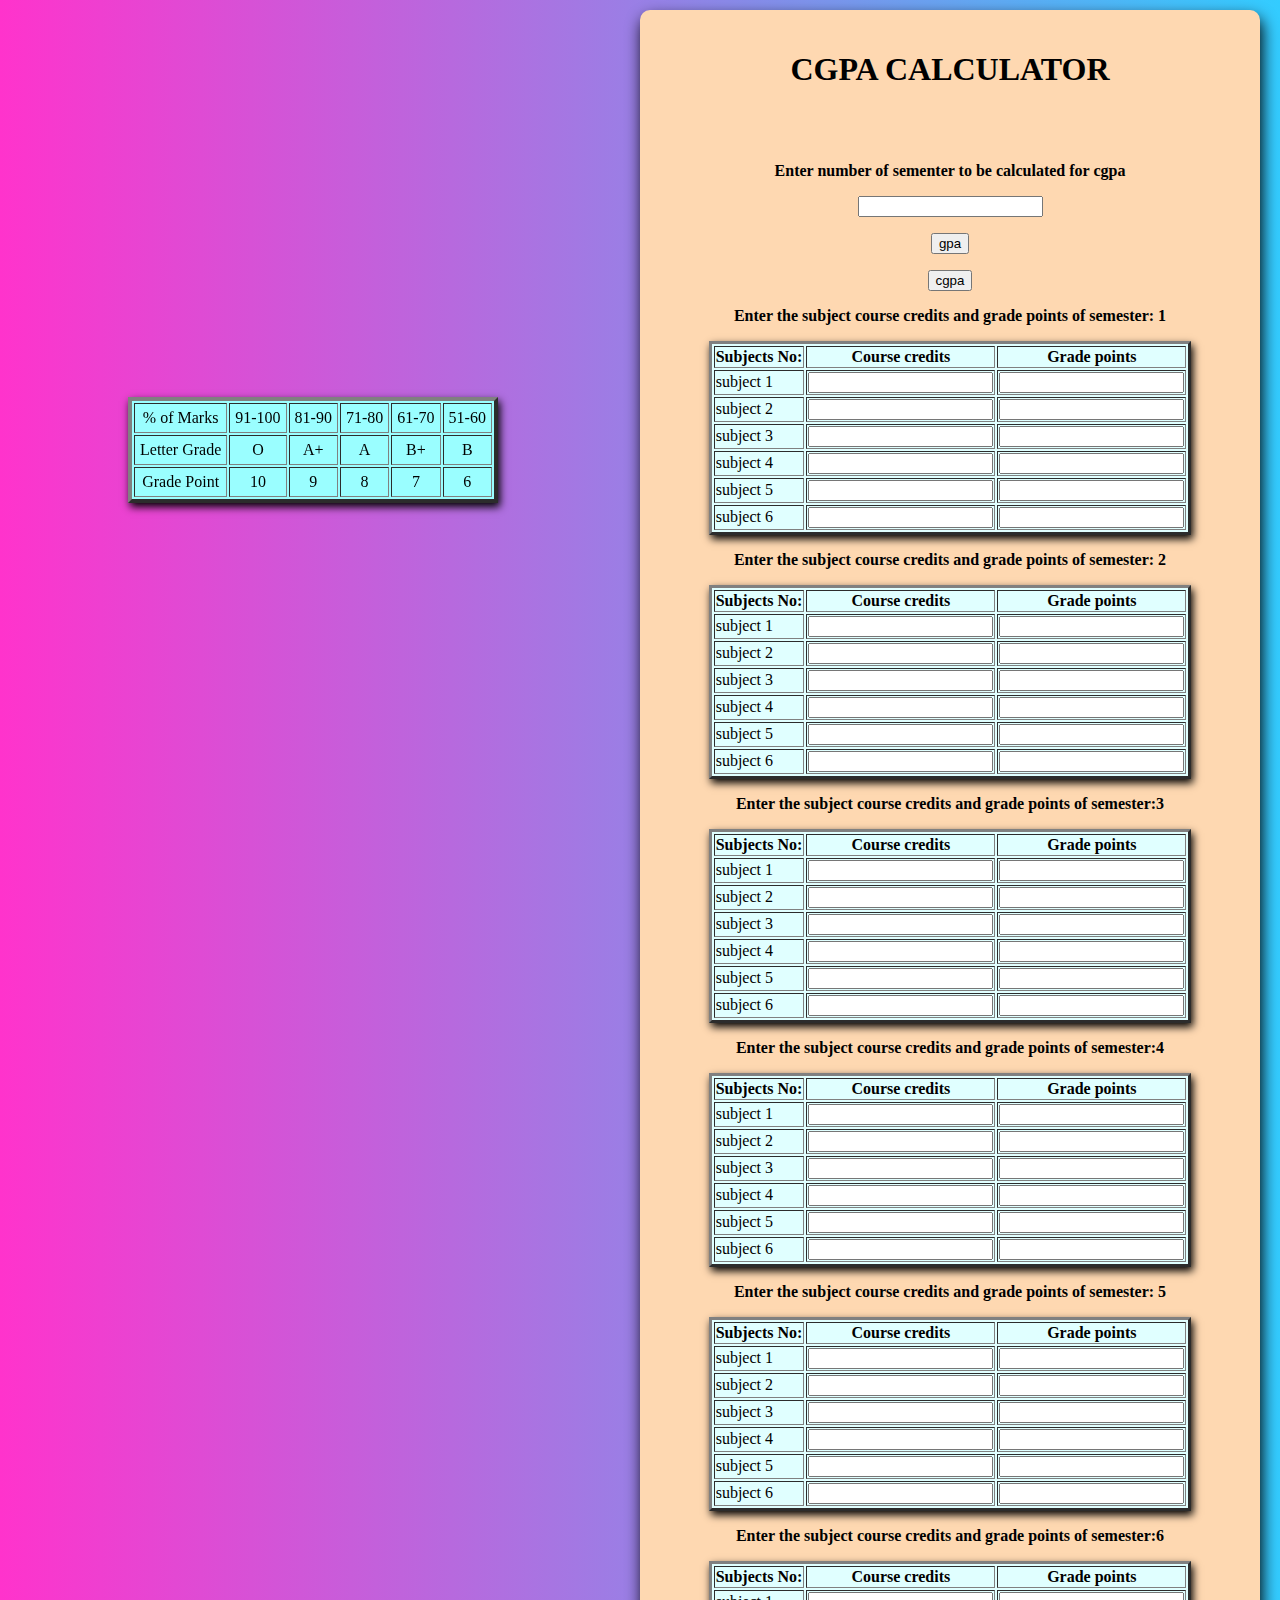
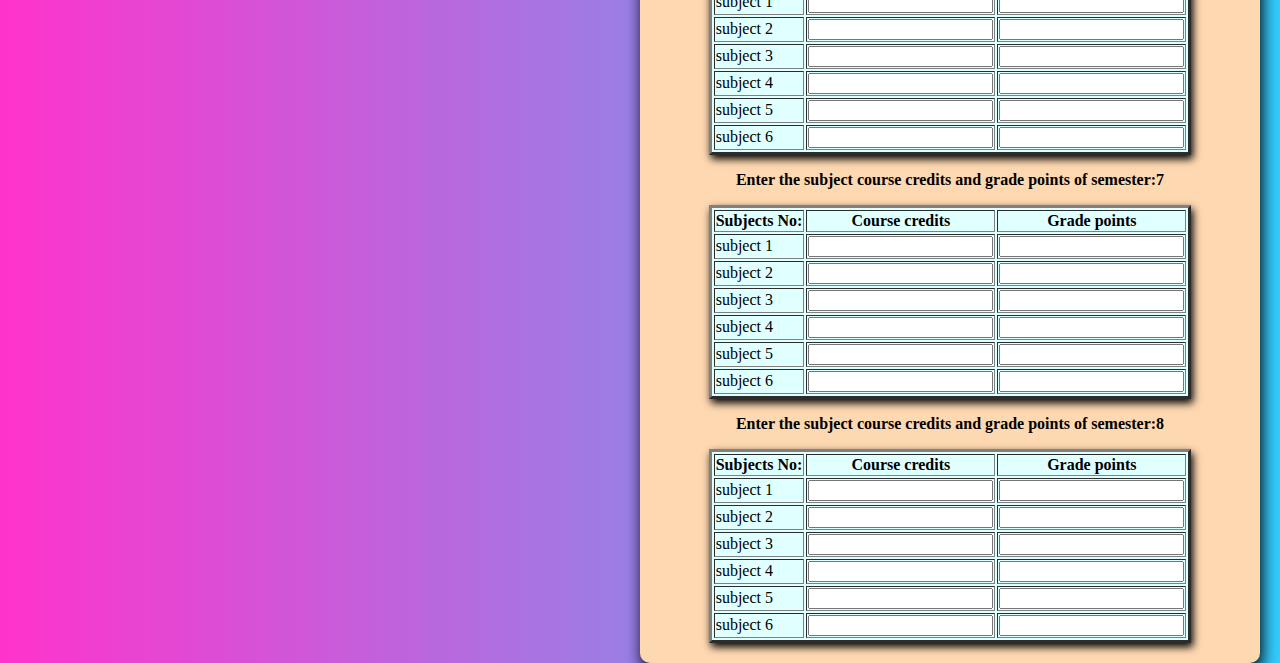
<file: exp-5/CGPA.html>
<html>
<head>
<style>
body
{
	margin-top:10px;
	margin-bottom:10px;
	font-family: cursive;
	background: linear-gradient(to left, #33ccff 0%, #ff33cc 100%);
}

#enter
{
	font-weight:bold;
}
.center
{
	position: absolute;
	
	left:50%;
	
	width:600px;
	padding:20px 10px 20px 10px;
	background: #FED8B1;
	border-radius:10px;
	box-shadow: 2px 8px 16px 0px black;
	
}
#box
{
	box-shadow: 2px 4px 8px 0px black;
}
.float{
	position:fixed;
	transform: translate(0%,-50%);
	top:50%;
	left:10%;
}
</style>
</head>
<body style="text-align:center">
<div class="float">
<table id="box" border="4"cellpadding="5" align="center" style="text-align:center;background-color:#9AFEFF;" >
<tr>
<td>% of Marks</td><td>91-100</td><td>81-90</td><td>71-80</td><td>61-70</td><td>51-60</td>
</tr>
<tr>
<td>Letter Grade</td><td>O</td><td>A+</td><td>A</td><td>B+</td><td>B</td>
</tr>
<tr>
<td>Grade Point</td><td>10</td><td>9</td><td>8</td><td>7</td><td>6</td>
</tr>
</table>
</div>
<div class="center" >
<div>
<h1 style="text-align:center;" > CGPA CALCULATOR </h1>


<br>
<br>


<p id="enter">Enter number of sementer to be calculated for cgpa</p>
<input type="text" id="count" />
<div>
<p id="sem1"></p>
<p id="sem2"></p>
<p id="sem3"></p>
<p id="sem4"></p>
<p id="sem5"></p>
<p id="sem6"></p>
<p id="sem7"></p>
<p id="sem8"></p>
<button onclick="myFunction1()">gpa</button>
<p id="cgpa"></p>

<button onclick="cgpa()">cgpa</button>

</div>
</div>
<div >
    <p id="enter">Enter the subject  course credits and grade points of semester: 1</p>
 <table id="box" border="3" style=background-color:LightCyan align="center" >
    <thead>
        <tr>
            <th>Subjects No:</th>
            <th>Course credits</th>
            <th>Grade points</th>
           
        </tr>
        </thead>

        <tbody>

        <tr>
        <td> subject 1</td>
        <td><input type="text" id="sem11a" /></td>
        <td><input type="text" id="sem11b"  /></td>
        </tr>


        <tr>
            <td> subject 2</td>
            <td><input type="text" id="sem12a"  /></td>
            <td><input type="text" id="sem12b" /></td>
        </tr>

        <tr>
            <td> subject 3</td>
            <td><input type="text" id="sem13a" /></td>
            <td><input type="text" id="sem13b" /></td>
        </tr>

        <tr>
            <td> subject 4</td>
            <td><input type="text" id="sem14a"  /></td>
            <td><input type="text" id="sem14b"/></td>
        </tr>

        <tr>
            <td> subject 5</td>
            <td><input type="text" id="sem15a"  /></td>
            <td><input type="text" id="sem15b"  /></td>
        </tr>
        <tr>
            <td> subject 6</td>
            <td><input type="text" id="sem16a"  /></td>
            <td><input type="text" id="sem16b" /></td>
        </tr>
        
       
        </tbody>

</table>
</div>

<div >
    <p id="enter">Enter the subject  course credits and grade points of semester: 2</p>
 <table id="box" border="3" style=background-color:LightCyan align="center" >
    <thead>
        <tr>
            <th>Subjects No:</th>
            <th>Course credits</th>
            <th>Grade points</th>
           
        </tr>
        </thead>

        <tbody>

        <tr>
        <td> subject 1</td>
        <td><input type="text" id="sem21a" /></td>
        <td><input type="text" id="sem21b"  /></td>
        </tr>


        <tr>
            <td> subject 2</td>
            <td><input type="text" id="sem22a"  /></td>
            <td><input type="text" id="sem22b" /></td>
        </tr>

        <tr>
            <td> subject 3</td>
            <td><input type="text" id="sem23a" /></td>
            <td><input type="text" id="sem23b" /></td>
        </tr>

        <tr>
            <td> subject 4</td>
            <td><input type="text" id="sem24a"  /></td>
            <td><input type="text" id="sem24b"/></td>
        </tr>

        <tr>
            <td> subject 5</td>
            <td><input type="text" id="sem25a"  /></td>
            <td><input type="text" id="sem25b"  /></td>
        </tr>
        <tr>
            <td> subject 6</td>
            <td><input type="text" id="sem26a"  /></td>
            <td><input type="text" id="sem26b" /></td>
        </tr>
        
       
        </tbody>

</table>
</div>

<div >
    <p id="enter">Enter the subject  course credits and grade points of semester:3 </p>
 <table id="box" border="3" style=background-color:LightCyan align="center" >
    <thead>
        <tr>
            <th>Subjects No:</th>
            <th>Course credits</th>
            <th>Grade points</th>
           
        </tr>
        </thead>

        <tbody>

        <tr>
        <td> subject 1</td>
        <td><input type="text" id="sem31a" /></td>
        <td><input type="text" id="sem31b"  /></td>
        </tr>


        <tr>
            <td> subject 2</td>
            <td><input type="text" id="sem32a"  /></td>
            <td><input type="text" id="sem32b" /></td>
        </tr>

        <tr>
            <td> subject 3</td>
            <td><input type="text" id="sem33a" /></td>
            <td><input type="text" id="sem33b" /></td>
        </tr>

        <tr>
            <td> subject 4</td>
            <td><input type="text" id="sem34a"  /></td>
            <td><input type="text" id="sem34b"/></td>
        </tr>

        <tr>
            <td> subject 5</td>
            <td><input type="text" id="sem35a"  /></td>
            <td><input type="text" id="sem35b"  /></td>
        </tr>
        <tr>
            <td> subject 6</td>
            <td><input type="text" id="sem36a"  /></td>
            <td><input type="text" id="sem36b" /></td>
        </tr>
        
       
        </tbody>

</table>
</div>

<div >
    <p id="enter">Enter the subject  course credits and grade points of semester:4 </p>
 <table id="box" border="3" style=background-color:LightCyan align="center" >
    <thead>
        <tr>
            <th>Subjects No:</th>
            <th>Course credits</th>
            <th>Grade points</th>
           
        </tr>
        </thead>

        <tbody>

        <tr>
        <td> subject 1</td>
        <td><input type="text" id="sem41a" /></td>
        <td><input type="text" id="sem41b"  /></td>
        </tr>


        <tr>
            <td> subject 2</td>
            <td><input type="text" id="sem42a"  /></td>
            <td><input type="text" id="sem42b" /></td>
        </tr>

        <tr>
            <td> subject 3</td>
            <td><input type="text" id="sem43a" /></td>
            <td><input type="text" id="sem43b" /></td>
        </tr>

        <tr>
            <td> subject 4</td>
            <td><input type="text" id="sem44a"  /></td>
            <td><input type="text" id="sem44b"/></td>
        </tr>

        <tr>
            <td> subject 5</td>
            <td><input type="text" id="sem45a"  /></td>
            <td><input type="text" id="sem45b"  /></td>
        </tr>
        <tr>
            <td> subject 6</td>
            <td><input type="text" id="sem46a"  /></td>
            <td><input type="text" id="sem46b" /></td>
        </tr>
        
       
        </tbody>

</table>
</div>

<div >
    <p id="enter">Enter the subject  course credits and grade points of semester: 5</p>
 <table id="box" border="3" style=background-color:LightCyan align="center" >
    <thead>
        <tr>
            <th>Subjects No:</th>
            <th>Course credits</th>
            <th>Grade points</th>
           
        </tr>
        </thead>

        <tbody>

        <tr>
        <td> subject 1</td>
        <td><input type="text" id="sem51a" /></td>
        <td><input type="text" id="sem51b"  /></td>
        </tr>


        <tr>
            <td> subject 2</td>
            <td><input type="text" id="sem52a"  /></td>
            <td><input type="text" id="sem52b" /></td>
        </tr>

        <tr>
            <td> subject 3</td>
            <td><input type="text" id="sem53a" /></td>
            <td><input type="text" id="sem53b" /></td>
        </tr>

        <tr>
            <td> subject 4</td>
            <td><input type="text" id="sem54a"  /></td>
            <td><input type="text" id="sem54b"/></td>
        </tr>

        <tr>
            <td> subject 5</td>
            <td><input type="text" id="sem55a"  /></td>
            <td><input type="text" id="sem55b"  /></td>
        </tr>
        <tr>
            <td> subject 6</td>
            <td><input type="text" id="sem56a"  /></td>
            <td><input type="text" id="sem56b" /></td>
        </tr>
        
       
        </tbody>

</table>
</div>

<div >
    <p id="enter">Enter the subject  course credits and grade points of semester:6 </p>
 <table id="box" border="3" style=background-color:LightCyan align="center" >
    <thead>
        <tr>
            <th>Subjects No:</th>
            <th>Course credits</th>
            <th>Grade points</th>
           
        </tr>
        </thead>

        <tbody>

        <tr>
        <td> subject 1</td>
        <td><input type="text" id="sem61a" /></td>
        <td><input type="text" id="sem61b"  /></td>
        </tr>


        <tr>
            <td> subject 2</td>
            <td><input type="text" id="sem62a"  /></td>
            <td><input type="text" id="sem62b" /></td>
        </tr>

        <tr>
            <td> subject 3</td>
            <td><input type="text" id="sem63a" /></td>
            <td><input type="text" id="sem63b" /></td>
        </tr>

        <tr>
            <td> subject 4</td>
            <td><input type="text" id="sem64a"  /></td>
            <td><input type="text" id="sem64b"/></td>
        </tr>

        <tr>
            <td> subject 5</td>
            <td><input type="text" id="sem65a"  /></td>
            <td><input type="text" id="sem65b"  /></td>
        </tr>
        <tr>
            <td> subject 6</td>
            <td><input type="text" id="sem66a"  /></td>
            <td><input type="text" id="sem66b" /></td>
        </tr>
        
       
        </tbody>

</table>
</div>

<div >
    <p id="enter">Enter the subject  course credits and grade points of semester:7 </p>
 <table id="box" border="3" style=background-color:LightCyan align="center" >
    <thead>
        <tr>
            <th>Subjects No:</th>
            <th>Course credits</th>
            <th>Grade points</th>
           
        </tr>
        </thead>

        <tbody>

        <tr>
        <td> subject 1</td>
        <td><input type="text" id="sem71a" /></td>
        <td><input type="text" id="sem71b"  /></td>
        </tr>


        <tr>
            <td> subject 2</td>
            <td><input type="text" id="sem72a"  /></td>
            <td><input type="text" id="sem72b" /></td>
        </tr>

        <tr>
            <td> subject 3</td>
            <td><input type="text" id="sem73a" /></td>
            <td><input type="text" id="sem73b" /></td>
        </tr>

        <tr>
            <td> subject 4</td>
            <td><input type="text" id="sem74a"  /></td>
            <td><input type="text" id="sem74b"/></td>
        </tr>

        <tr>
            <td> subject 5</td>
            <td><input type="text" id="sem75a"  /></td>
            <td><input type="text" id="sem75b"  /></td>
        </tr>
        <tr>
            <td> subject 6</td>
            <td><input type="text" id="sem76a"  /></td>
            <td><input type="text" id="sem76b" /></td>
        </tr>
        
       
        </tbody>

</table>
</div>

<div >
    <p id="enter">Enter the subject  course credits and grade points of semester:8 </p>
 <table id="box" border="3" style=background-color:LightCyan align="center" >
    <thead>
        <tr>
            <th>Subjects No:</th>
            <th>Course credits</th>
            <th>Grade points</th>
           
        </tr>
        </thead>

        <tbody>

        <tr>
        <td> subject 1</td>
        <td><input type="text" id="sem81a" /></td>
        <td><input type="text" id="sem81b"  /></td>
        </tr>


        <tr>
            <td> subject 2</td>
            <td><input type="text" id="sem82a"  /></td>
            <td><input type="text" id="sem82b" /></td>
        </tr>

        <tr>
            <td> subject 3</td>
            <td><input type="text" id="sem83a" /></td>
            <td><input type="text" id="sem83b" /></td>
        </tr>

        <tr>
            <td> subject 4</td>
            <td><input type="text" id="sem84a"  /></td>
            <td><input type="text" id="sem84b"/></td>
        </tr>

        <tr>
            <td> subject 5</td>
            <td><input type="text" id="sem85a"  /></td>
            <td><input type="text" id="sem85b"  /></td>
        </tr>
        <tr>
            <td> subject 6</td>
            <td><input type="text" id="sem86a"  /></td>
            <td><input type="text" id="sem86b" /></td>
        </tr>
        
       
        </tbody>

</table>
</div>

<script>

    var gpasum=0;
    
 

function myFunction1() {
	var count=document.getElementById("count").value;
    let sum = 0,creditsum=0,gpa=0;
for(let i=1;i<=count;i++)
{
	for(let j=1;j<=6;j++)
	{
		let product,credit,grade;
		let a="sem"+i+j+"a";
		let b="sem"+i+j+"b";
		credit=document.getElementById(a).value;
		grade=document.getElementById(b).value;
		creditsum=creditsum + credit*1;
		product= credit * grade;
		sum=sum + product;
		
	}
	gpa=sum/creditsum;
	document.getElementById("sem"+i).innerHTML = gpa ;
	gpasum =gpasum + gpa;
}





}




function cgpa(){
	var count=document.getElementById("count").value;
    let cgpa1= gpasum/count;
    document.getElementById("cgpa").innerHTML = cgpa1 ;
 } 
</script>
</div>
</body>
</html>
</file>
<file: Exp-3/style.css>
*
 {
	 padding:0;
	 margin:0;
 }
 .menu-bar
 {
	 background:#0909FF;
	 text-align:left;
	
 }
 ul
 {
	 display:inline-flex;
	 list-style:none;
	 
 }
 li
 {
	 text-align:center;
	 width: 100px;
	 margin:10px;
	 padding:10px;
 }
li a
 {
	 text-decoration:none;
	 color:white;
 }
body
{
	background-image: url('image/bg.jpg');
	background-size: cover;
	background-position: center;
	font-family: cursive;
}
.active,.menu-bar:hover
{
	background:#1569C7;
	border-radius:3px;
}

.center
{
	position: absolute;
	top: 50%;
	left:50%;
	transform: translate(-50%,-50%);
	width:400px;
	padding:0 0 20px 0;
	background: white;
	border-radius:10px;
}
#login
{
	margin-top:15px;
	margin-bottom:15px;
	text-align:center;
	padding: 0 0 20px 0;
	border-bottom:1px solid silver;
}
.center form
{
	padding: 0 40px;
	box-sizing: border-box;
}  
form .txt_field
{
	position: relative;
	border-bottom: 2px solid blue;
	margin: 30px 0;
	
}
.txt_field input
{
	width: 100px;
	padding: 0 5px;
	height: 40px;
	font-size:  16px;
	border:none;
	background:none;
	outline:none;
}
input[type="submit"]
{
	margin-top:50px;
	width:100%;
	height: 50px;
	border: 1px solid green;
	background:#306EFF;
	border-radius: 25px;
	font-size:18px;
	color: white;
	font-weight:700;
	outline: none;
}
input[type="submit"]:hover
{
	background:#16F529;
}
</file>
<file: exp-4/style.css>
*
{
	margin:0;
	padding:0;
	font-family: cursive;
	
}
#snbg
{
	background-image: url('image/bg.jpg');
	background-size: cover;
	background-position: center;
}
.header
{
	height:100vh;
}
.navbar-style
{
	box-shadow: 0 5px 10px #FF6700;
	text-transform:uppercase;
	background:white;
}
.logo
{
	height:40px;
	margin:  4px 0 0 0;
}
.icon-bar
{
	background:darkorange;
}
li a
{
	color: black;
}
.dropdown-menu
{
	display: none;
	position: absloute;
	background-color: #C0C0C0;
	box-shadow: 0px 20px 20x 20px black;
	z-index:1;
}
.center
{
	position: absolute;
	top: 50%;
	left:50%;
	transform: translate(-50%,-50%);
	width:400px;
	padding:20px 10px 20px 10px;
	background: white;
	border-radius:10px;
	box-shadow: 2px 8px 16px 0px black;
	
}
hr
{
	width:500px;
	
	margin-left:320px;
}
.product-grid
{
	background:#FF6700;
	padding-bottom:20px;
	padding-top: 20px;
}
.product-grid:hover
{
	box-shadow:2px 8px 8px 0 black;
}
.image
{
	position:absloute;
}
#pic
{
	margin-top:50px;
	margin-left:100px;
	margin-right:90px;
	
}
</file>
